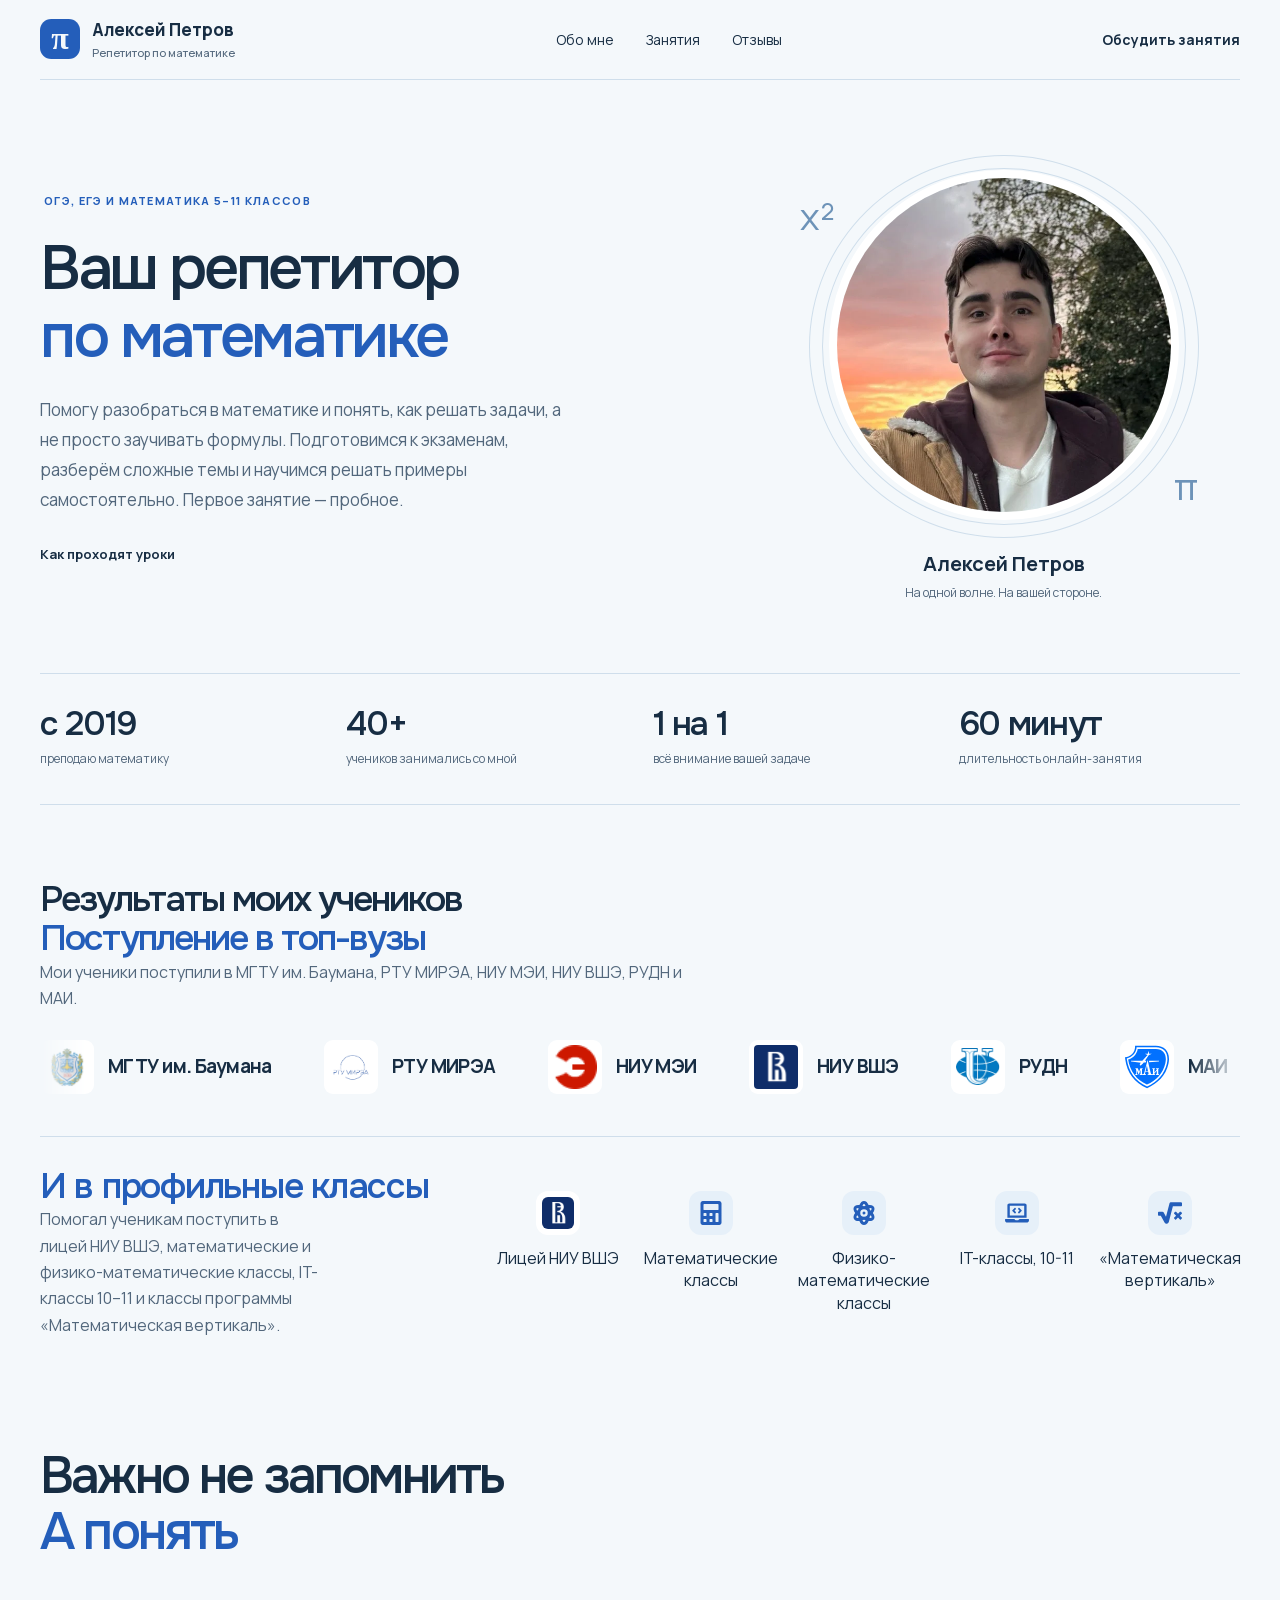
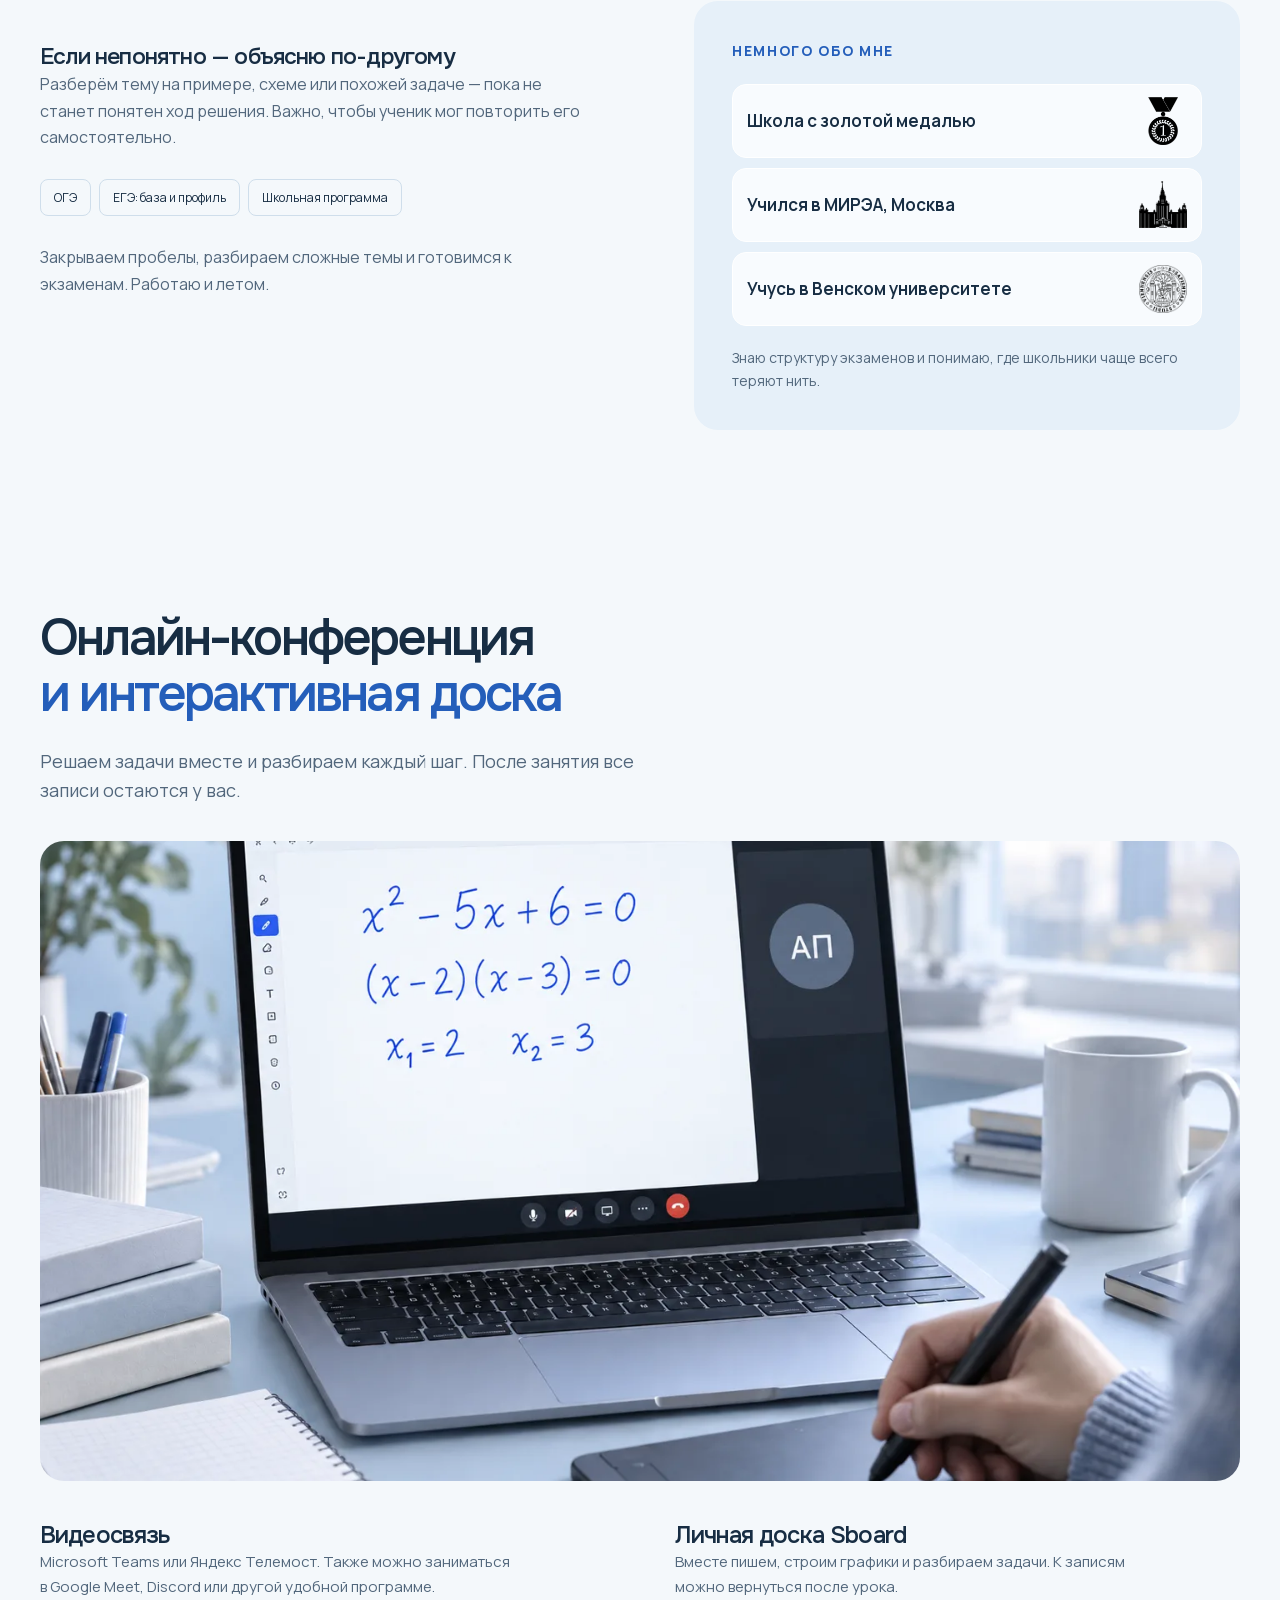
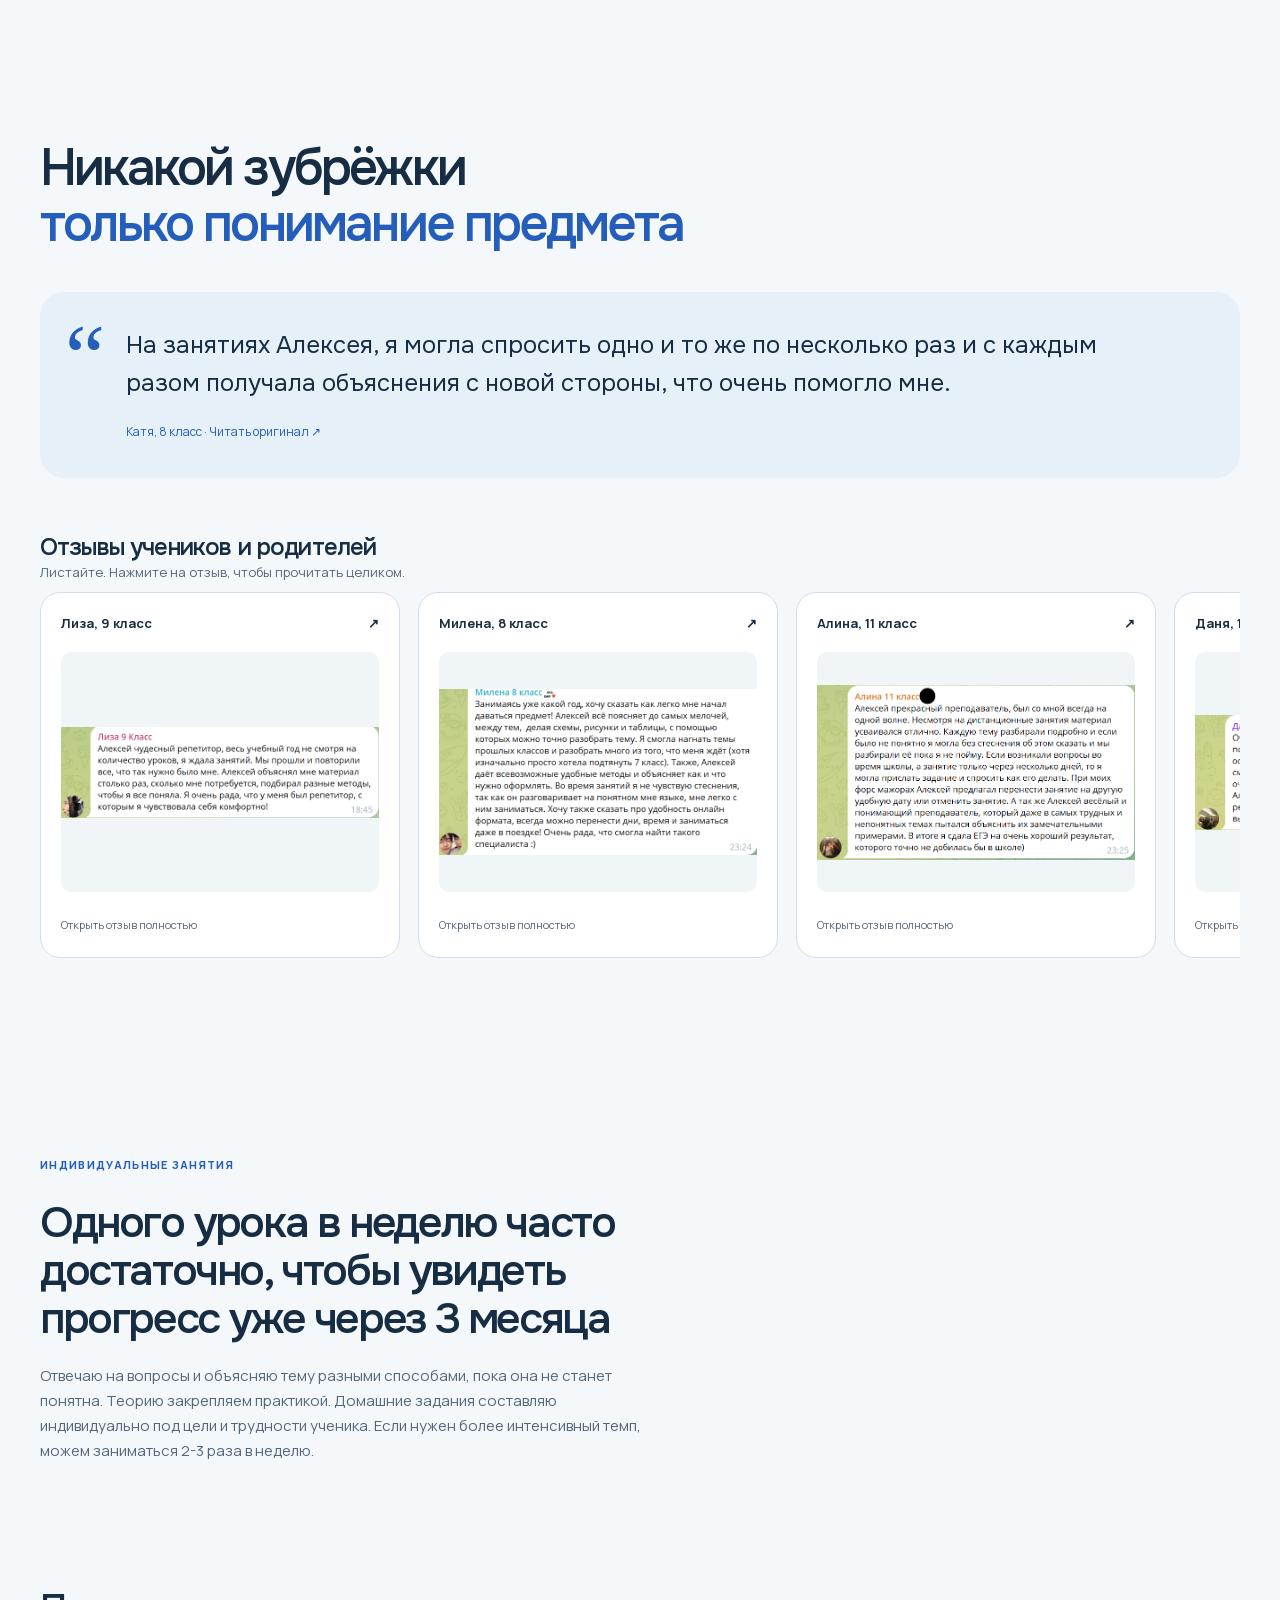
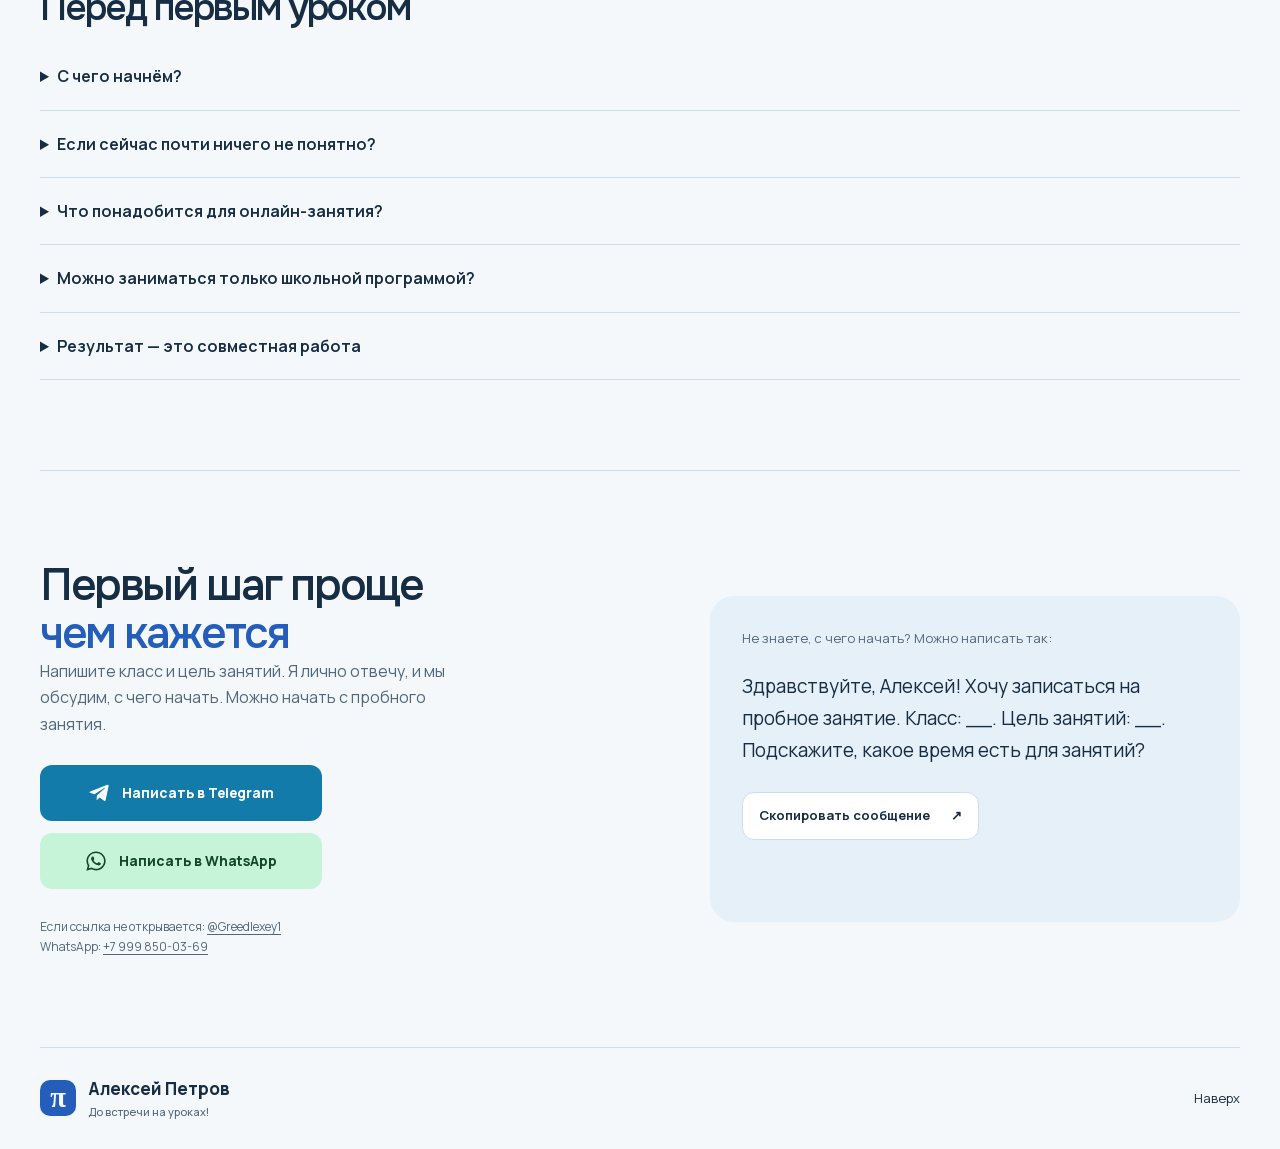
<file: index.html>
<!DOCTYPE html><html lang="ru"><head><meta charSet="utf-8"/><meta name="viewport" content="width=device-width, initial-scale=1"/><link rel="preload" href="/favicon.svg" as="image"/><link rel="preload" href="/universities/bmstu.png" as="image"/><link rel="preload" href="/universities/mirea.svg" as="image"/><link rel="preload" href="/universities/mpei.ico" as="image"/><link rel="preload" href="/universities/hse.png" as="image"/><link rel="preload" href="/universities/rudn-mark.webp" as="image"/><link rel="preload" href="/universities/mai.svg" as="image"/><link rel="preload" href="/education/gold-medal.png" as="image"/><link rel="preload" href="/education/mirea-mark.png" as="image"/><link rel="preload" href="/education/vienna-university.png" as="image"/><link rel="stylesheet" href="/_next/static/css/index.2mwzbn7Q.css" data-rsc-css-href="/_next/static/css/index.2mwzbn7Q.css" data-precedence="vite-rsc/importer-resources"/><link rel="modulepreload" fetchPriority="low" href="/_next/static/chunks/index-B3wbc-Wr.js"/><script src="/_next/static/chunks/rolldown-runtime-C60lm6uB.js" type="module" async=""></script><script src="/_next/static/chunks/framework-BgSIrAUN.js" type="module" async=""></script><link rel="modulepreload" href="/_next/static/chunks/layout-segment-context-BnAnJ9v6.js" crossorigin=""/><link rel="modulepreload" href="/_next/static/chunks/yandex-metrika-DLcjKTpP.js" crossorigin=""/><link rel="modulepreload" href="/_next/static/chunks/script-CubEk0vE.js" crossorigin=""/><link rel="modulepreload" href="/_next/static/chunks/google-ads-tag-DqASzb7X.js" crossorigin=""/><link rel="modulepreload" href="/_next/static/chunks/contact-actions-dvywOsxq.js" crossorigin=""/><title>Алексей Петров — репетитор по математике</title><meta name="description" content="Подготовка к ОГЭ и ЕГЭ, повышение успеваемости для учеников 5–11 классов. Индивидуальные онлайн-занятия по математике."/><link rel="shortcut icon" href="/favicon.svg?v=3"/><link rel="icon" href="/favicon.svg?v=3"/><script>Object.assign(((self[Symbol.for("vinext.navigationRuntime")]??={bootstrap:{routeManifest:null},functions:{}}).bootstrap.rsc??={rsc:[]}),{params:{},nav:{"pathname":"/","searchParams":[]}})</script><link rel="modulepreload" href="/_next/static/chunks/index-B3wbc-Wr.js" />
<link rel="preload" href="/_next/static/_vinext_fonts/manrope-76eca2803f7f/manrope-c9a5f13c.woff2" as="font" type="font/woff2" crossorigin />
<link rel="preload" href="/_next/static/_vinext_fonts/manrope-76eca2803f7f/manrope-81401990.woff2" as="font" type="font/woff2" crossorigin />
<link rel="preload" href="/_next/static/_vinext_fonts/onest-5a9ab5526773/onest-8faa2f9b.woff2" as="font" type="font/woff2" crossorigin />
<link rel="preload" href="/_next/static/_vinext_fonts/onest-5a9ab5526773/onest-5ac48217.woff2" as="font" type="font/woff2" crossorigin />
<style data-vinext-fonts>/* cyrillic-ext */
@font-face {
  font-family: 'Manrope';
  font-style: normal;
  font-weight: 200 800;
  font-display: swap;
  src: url(/_next/static/_vinext_fonts/manrope-76eca2803f7f/manrope-37facb2a.woff2) format('woff2');
  unicode-range: U+0460-052F, U+1C80-1C8A, U+20B4, U+2DE0-2DFF, U+A640-A69F, U+FE2E-FE2F;
}
/* cyrillic */
@font-face {
  font-family: 'Manrope';
  font-style: normal;
  font-weight: 200 800;
  font-display: swap;
  src: url(/_next/static/_vinext_fonts/manrope-76eca2803f7f/manrope-c9a5f13c.woff2) format('woff2');
  unicode-range: U+0301, U+0400-045F, U+0490-0491, U+04B0-04B1, U+2116;
}
/* greek */
@font-face {
  font-family: 'Manrope';
  font-style: normal;
  font-weight: 200 800;
  font-display: swap;
  src: url(/_next/static/_vinext_fonts/manrope-76eca2803f7f/manrope-f00fa027.woff2) format('woff2');
  unicode-range: U+0370-0377, U+037A-037F, U+0384-038A, U+038C, U+038E-03A1, U+03A3-03FF;
}
/* vietnamese */
@font-face {
  font-family: 'Manrope';
  font-style: normal;
  font-weight: 200 800;
  font-display: swap;
  src: url(/_next/static/_vinext_fonts/manrope-76eca2803f7f/manrope-bd6e7fdc.woff2) format('woff2');
  unicode-range: U+0102-0103, U+0110-0111, U+0128-0129, U+0168-0169, U+01A0-01A1, U+01AF-01B0, U+0300-0301, U+0303-0304, U+0308-0309, U+0323, U+0329, U+1EA0-1EF9, U+20AB;
}
/* latin-ext */
@font-face {
  font-family: 'Manrope';
  font-style: normal;
  font-weight: 200 800;
  font-display: swap;
  src: url(/_next/static/_vinext_fonts/manrope-76eca2803f7f/manrope-76dcfc73.woff2) format('woff2');
  unicode-range: U+0100-02BA, U+02BD-02C5, U+02C7-02CC, U+02CE-02D7, U+02DD-02FF, U+0304, U+0308, U+0329, U+1D00-1DBF, U+1E00-1E9F, U+1EF2-1EFF, U+2020, U+20A0-20AB, U+20AD-20C0, U+2113, U+2C60-2C7F, U+A720-A7FF;
}
/* latin */
@font-face {
  font-family: 'Manrope';
  font-style: normal;
  font-weight: 200 800;
  font-display: swap;
  src: url(/_next/static/_vinext_fonts/manrope-76eca2803f7f/manrope-81401990.woff2) format('woff2');
  unicode-range: U+0000-00FF, U+0131, U+0152-0153, U+02BB-02BC, U+02C6, U+02DA, U+02DC, U+0304, U+0308, U+0329, U+2000-206F, U+20AC, U+2122, U+2191, U+2193, U+2212, U+2215, U+FEFF, U+FFFD;
}

@font-face {
  font-family: 'Manrope Fallback';
  src: local("Arial");
  ascent-override: 103.31%;
  descent-override: 29.07%;
  line-gap-override: 0.00%;
  size-adjust: 103.19%;
}

.__font_manrope_18bkbal { font-family: 'Manrope', 'Manrope Fallback'; font-style: normal; }

.__variable_manrope_18bkbal { --font-manrope: 'Manrope', 'Manrope Fallback'; }

/* cyrillic-ext */
@font-face {
  font-family: 'Onest';
  font-style: normal;
  font-weight: 100 900;
  font-display: swap;
  src: url(/_next/static/_vinext_fonts/onest-5a9ab5526773/onest-e99908e1.woff2) format('woff2');
  unicode-range: U+0460-052F, U+1C80-1C8A, U+20B4, U+2DE0-2DFF, U+A640-A69F, U+FE2E-FE2F;
}
/* cyrillic */
@font-face {
  font-family: 'Onest';
  font-style: normal;
  font-weight: 100 900;
  font-display: swap;
  src: url(/_next/static/_vinext_fonts/onest-5a9ab5526773/onest-8faa2f9b.woff2) format('woff2');
  unicode-range: U+0301, U+0400-045F, U+0490-0491, U+04B0-04B1, U+2116;
}
/* math */
@font-face {
  font-family: 'Onest';
  font-style: normal;
  font-weight: 100 900;
  font-display: swap;
  src: url(/_next/static/_vinext_fonts/onest-5a9ab5526773/onest-ea80da60.woff2) format('woff2');
  unicode-range: U+0302-0303, U+0305, U+0307-0308, U+0310, U+0312, U+0315, U+031A, U+0326-0327, U+032C, U+032F-0330, U+0332-0333, U+0338, U+033A, U+0346, U+034D, U+0391-03A1, U+03A3-03A9, U+03B1-03C9, U+03D1, U+03D5-03D6, U+03F0-03F1, U+03F4-03F5, U+2016-2017, U+2034-2038, U+203C, U+2040, U+2043, U+2047, U+2050, U+2057, U+205F, U+2070-2071, U+2074-208E, U+2090-209C, U+20D0-20DC, U+20E1, U+20E5-20EF, U+2100-2112, U+2114-2115, U+2117-2121, U+2123-214F, U+2190, U+2192, U+2194-21AE, U+21B0-21E5, U+21F1-21F2, U+21F4-2211, U+2213-2214, U+2216-22FF, U+2308-230B, U+2310, U+2319, U+231C-2321, U+2336-237A, U+237C, U+2395, U+239B-23B7, U+23D0, U+23DC-23E1, U+2474-2475, U+25AF, U+25B3, U+25B7, U+25BD, U+25C1, U+25CA, U+25CC, U+25FB, U+266D-266F, U+27C0-27FF, U+2900-2AFF, U+2B0E-2B11, U+2B30-2B4C, U+2BFE, U+3030, U+FF5B, U+FF5D, U+1D400-1D7FF, U+1EE00-1EEFF;
}
/* symbols */
@font-face {
  font-family: 'Onest';
  font-style: normal;
  font-weight: 100 900;
  font-display: swap;
  src: url(/_next/static/_vinext_fonts/onest-5a9ab5526773/onest-914ed5ba.woff2) format('woff2');
  unicode-range: U+0001-000C, U+000E-001F, U+007F-009F, U+20DD-20E0, U+20E2-20E4, U+2150-218F, U+2190, U+2192, U+2194-2199, U+21AF, U+21E6-21F0, U+21F3, U+2218-2219, U+2299, U+22C4-22C6, U+2300-243F, U+2440-244A, U+2460-24FF, U+25A0-27BF, U+2800-28FF, U+2921-2922, U+2981, U+29BF, U+29EB, U+2B00-2BFF, U+4DC0-4DFF, U+FFF9-FFFB, U+10140-1018E, U+10190-1019C, U+101A0, U+101D0-101FD, U+102E0-102FB, U+10E60-10E7E, U+1D2C0-1D2D3, U+1D2E0-1D37F, U+1F000-1F0FF, U+1F100-1F1AD, U+1F1E6-1F1FF, U+1F30D-1F30F, U+1F315, U+1F31C, U+1F31E, U+1F320-1F32C, U+1F336, U+1F378, U+1F37D, U+1F382, U+1F393-1F39F, U+1F3A7-1F3A8, U+1F3AC-1F3AF, U+1F3C2, U+1F3C4-1F3C6, U+1F3CA-1F3CE, U+1F3D4-1F3E0, U+1F3ED, U+1F3F1-1F3F3, U+1F3F5-1F3F7, U+1F408, U+1F415, U+1F41F, U+1F426, U+1F43F, U+1F441-1F442, U+1F444, U+1F446-1F449, U+1F44C-1F44E, U+1F453, U+1F46A, U+1F47D, U+1F4A3, U+1F4B0, U+1F4B3, U+1F4B9, U+1F4BB, U+1F4BF, U+1F4C8-1F4CB, U+1F4D6, U+1F4DA, U+1F4DF, U+1F4E3-1F4E6, U+1F4EA-1F4ED, U+1F4F7, U+1F4F9-1F4FB, U+1F4FD-1F4FE, U+1F503, U+1F507-1F50B, U+1F50D, U+1F512-1F513, U+1F53E-1F54A, U+1F54F-1F5FA, U+1F610, U+1F650-1F67F, U+1F687, U+1F68D, U+1F691, U+1F694, U+1F698, U+1F6AD, U+1F6B2, U+1F6B9-1F6BA, U+1F6BC, U+1F6C6-1F6CF, U+1F6D3-1F6D7, U+1F6E0-1F6EA, U+1F6F0-1F6F3, U+1F6F7-1F6FC, U+1F700-1F7FF, U+1F800-1F80B, U+1F810-1F847, U+1F850-1F859, U+1F860-1F887, U+1F890-1F8AD, U+1F8B0-1F8BB, U+1F8C0-1F8C1, U+1F900-1F90B, U+1F93B, U+1F946, U+1F984, U+1F996, U+1F9E9, U+1FA00-1FA6F, U+1FA70-1FA7C, U+1FA80-1FA89, U+1FA8F-1FAC6, U+1FACE-1FADC, U+1FADF-1FAE9, U+1FAF0-1FAF8, U+1FB00-1FBFF;
}
/* vietnamese */
@font-face {
  font-family: 'Onest';
  font-style: normal;
  font-weight: 100 900;
  font-display: swap;
  src: url(/_next/static/_vinext_fonts/onest-5a9ab5526773/onest-20906169.woff2) format('woff2');
  unicode-range: U+0102-0103, U+0110-0111, U+0128-0129, U+0168-0169, U+01A0-01A1, U+01AF-01B0, U+0300-0301, U+0303-0304, U+0308-0309, U+0323, U+0329, U+1EA0-1EF9, U+20AB;
}
/* latin-ext */
@font-face {
  font-family: 'Onest';
  font-style: normal;
  font-weight: 100 900;
  font-display: swap;
  src: url(/_next/static/_vinext_fonts/onest-5a9ab5526773/onest-399d446b.woff2) format('woff2');
  unicode-range: U+0100-02BA, U+02BD-02C5, U+02C7-02CC, U+02CE-02D7, U+02DD-02FF, U+0304, U+0308, U+0329, U+1D00-1DBF, U+1E00-1E9F, U+1EF2-1EFF, U+2020, U+20A0-20AB, U+20AD-20C0, U+2113, U+2C60-2C7F, U+A720-A7FF;
}
/* latin */
@font-face {
  font-family: 'Onest';
  font-style: normal;
  font-weight: 100 900;
  font-display: swap;
  src: url(/_next/static/_vinext_fonts/onest-5a9ab5526773/onest-5ac48217.woff2) format('woff2');
  unicode-range: U+0000-00FF, U+0131, U+0152-0153, U+02BB-02BC, U+02C6, U+02DA, U+02DC, U+0304, U+0308, U+0329, U+2000-206F, U+20AC, U+2122, U+2191, U+2193, U+2212, U+2215, U+FEFF, U+FFFD;
}

@font-face {
  font-family: 'Onest Fallback';
  src: local("Arial");
  ascent-override: 92.20%;
  descent-override: 28.99%;
  line-gap-override: 0.00%;
  size-adjust: 105.20%;
}

.__font_onest_1gwb0wa { font-family: 'Onest', 'Onest Fallback'; font-style: normal; }

.__variable_onest_1gwb0wa { --font-onest: 'Onest', 'Onest Fallback'; }
</style>
</head><body class="__variable_manrope_18bkbal __variable_onest_1gwb0wa"><a class="skip-link" href="#main">Перейти к содержанию</a><header class="site-header container"><a class="brand" href="#top"><img src="/favicon.svg" width="40" height="40" alt=""/><span>Алексей Петров<small>Репетитор по математике</small></span></a><nav aria-label="Основная навигация"><a href="#about">Обо мне</a><a href="#lessons">Занятия</a><a href="#reviews">Отзывы</a></nav><a class="header-link" href="#contact">Обсудить занятия</a></header><main id="main"><section class="hero container" id="top"><div class="hero-copy"><p class="eyebrow">ОГЭ, ЕГЭ и математика 5–11 классов</p><h1>Ваш репетитор<br/><span>по математике</span></h1><p class="lead">Помогу разобраться в математике и понять, как решать задачи, а не просто заучивать формулы. Подготовимся к экзаменам, разберём сложные темы и научимся решать примеры самостоятельно. Первое занятие — пробное.</p><div class="hero-actions"><a class="text-link" href="#format">Как проходят уроки</a></div></div><figure class="hero-portrait"><div class="portrait-halo" aria-hidden="true"><span>х²</span><span>π</span></div><img src="/alexey.webp" width="640" height="640" fetchPriority="high" alt="Алексей Петров, ваш преподаватель математики"/><figcaption><strong>Алексей Петров</strong><span>На одной волне. На вашей стороне.</span></figcaption></figure></section><section class="facts container" aria-label="О занятиях"><div><strong>с 2019</strong><span>преподаю математику</span></div><div><strong>40+</strong><span>учеников занимались со мной</span></div><div><strong>1 на 1</strong><span>всё внимание вашей задаче</span></div><div><strong>60 минут</strong><span>длительность онлайн-занятия</span></div></section><section class="university-section container"><div class="university-heading"><h2>Результаты моих учеников<br/><span>Поступление в топ-вузы</span></h2><p>Мои ученики поступили в МГТУ им. Баумана, РТУ МИРЭА, НИУ МЭИ, НИУ ВШЭ, РУДН и МАИ.</p></div><div class="university-window"><div class="university-track"><div class="university-group"><div class="university"><img src="/universities/bmstu.png" width="54" height="54" alt=""/><strong>МГТУ им. Баумана</strong></div><div class="university"><img src="/universities/mirea.svg" width="54" height="54" alt=""/><strong>РТУ МИРЭА</strong></div><div class="university"><img src="/universities/mpei.ico" width="54" height="54" alt=""/><strong>НИУ МЭИ</strong></div><div class="university"><img src="/universities/hse.png" width="54" height="54" alt=""/><strong>НИУ ВШЭ</strong></div><div class="university"><img src="/universities/rudn-mark.webp" width="54" height="54" alt=""/><strong>РУДН</strong></div><div class="university"><img src="/universities/mai.svg" width="54" height="54" alt=""/><strong>МАИ</strong></div></div><div class="university-group" aria-hidden="true"><div class="university"><img src="/universities/bmstu.png" width="54" height="54" alt=""/><strong>МГТУ им. Баумана</strong></div><div class="university"><img src="/universities/mirea.svg" width="54" height="54" alt=""/><strong>РТУ МИРЭА</strong></div><div class="university"><img src="/universities/mpei.ico" width="54" height="54" alt=""/><strong>НИУ МЭИ</strong></div><div class="university"><img src="/universities/hse.png" width="54" height="54" alt=""/><strong>НИУ ВШЭ</strong></div><div class="university"><img src="/universities/rudn-mark.webp" width="54" height="54" alt=""/><strong>РУДН</strong></div><div class="university"><img src="/universities/mai.svg" width="54" height="54" alt=""/><strong>МАИ</strong></div></div></div></div><div class="class-results"><div><h3>И в профильные классы</h3><p>Помогал ученикам поступить в лицей НИУ ВШЭ, математические и физико-математические классы, IT-классы 10–11 и классы программы «Математическая вертикаль».</p></div><div class="class-result-grid"><div class="class-result"><img src="/universities/hse.png" width="44" height="44" alt=""/><span>Лицей НИУ ВШЭ</span></div><div class="class-result"><svg stroke="currentColor" fill="currentColor" stroke-width="0" viewBox="0 0 448 512" aria-hidden="true" height="1em" width="1em" xmlns="http://www.w3.org/2000/svg"><path d="M400 0H48C22.4 0 0 22.4 0 48v416c0 25.6 22.4 48 48 48h352c25.6 0 48-22.4 48-48V48c0-25.6-22.4-48-48-48zM128 435.2c0 6.4-6.4 12.8-12.8 12.8H76.8c-6.4 0-12.8-6.4-12.8-12.8v-38.4c0-6.4 6.4-12.8 12.8-12.8h38.4c6.4 0 12.8 6.4 12.8 12.8v38.4zm0-128c0 6.4-6.4 12.8-12.8 12.8H76.8c-6.4 0-12.8-6.4-12.8-12.8v-38.4c0-6.4 6.4-12.8 12.8-12.8h38.4c6.4 0 12.8 6.4 12.8 12.8v38.4zm128 128c0 6.4-6.4 12.8-12.8 12.8h-38.4c-6.4 0-12.8-6.4-12.8-12.8v-38.4c0-6.4 6.4-12.8 12.8-12.8h38.4c6.4 0 12.8 6.4 12.8 12.8v38.4zm0-128c0 6.4-6.4 12.8-12.8 12.8h-38.4c-6.4 0-12.8-6.4-12.8-12.8v-38.4c0-6.4 6.4-12.8 12.8-12.8h38.4c6.4 0 12.8 6.4 12.8 12.8v38.4zm128 128c0 6.4-6.4 12.8-12.8 12.8h-38.4c-6.4 0-12.8-6.4-12.8-12.8V268.8c0-6.4 6.4-12.8 12.8-12.8h38.4c6.4 0 12.8 6.4 12.8 12.8v166.4zm0-256c0 6.4-6.4 12.8-12.8 12.8H76.8c-6.4 0-12.8-6.4-12.8-12.8V76.8C64 70.4 70.4 64 76.8 64h294.4c6.4 0 12.8 6.4 12.8 12.8v102.4z"></path></svg><span>Математические классы</span></div><div class="class-result"><svg stroke="currentColor" fill="currentColor" stroke-width="0" viewBox="0 0 448 512" aria-hidden="true" height="1em" width="1em" xmlns="http://www.w3.org/2000/svg"><path d="M223.99908,224a32,32,0,1,0,32.00782,32A32.06431,32.06431,0,0,0,223.99908,224Zm214.172-96c-10.877-19.5-40.50979-50.75-116.27544-41.875C300.39168,34.875,267.63386,0,223.99908,0s-76.39066,34.875-97.89653,86.125C50.3369,77.375,20.706,108.5,9.82907,128-6.54984,157.375-5.17484,201.125,34.958,256-5.17484,310.875-6.54984,354.625,9.82907,384c29.13087,52.375,101.64652,43.625,116.27348,41.875C147.60842,477.125,180.36429,512,223.99908,512s76.3926-34.875,97.89652-86.125c14.62891,1.75,87.14456,10.5,116.27544-41.875C454.55,354.625,453.175,310.875,413.04017,256,453.175,201.125,454.55,157.375,438.171,128ZM63.33886,352c-4-7.25-.125-24.75,15.00391-48.25,6.87695,6.5,14.12891,12.875,21.88087,19.125,1.625,13.75,4,27.125,6.75,40.125C82.34472,363.875,67.09081,358.625,63.33886,352Zm36.88478-162.875c-7.752,6.25-15.00392,12.625-21.88087,19.125-15.12891-23.5-19.00392-41-15.00391-48.25,3.377-6.125,16.37891-11.5,37.88478-11.5,1.75,0,3.875.375,5.75.375C104.09864,162.25,101.84864,175.625,100.22364,189.125ZM223.99908,64c9.50195,0,22.25586,13.5,33.88282,37.25-11.252,3.75-22.50391,8-33.88282,12.875-11.377-4.875-22.62892-9.125-33.88283-12.875C201.74516,77.5,214.49712,64,223.99908,64Zm0,384c-9.502,0-22.25392-13.5-33.88283-37.25,11.25391-3.75,22.50587-8,33.88283-12.875C235.378,402.75,246.62994,407,257.8819,410.75,246.25494,434.5,233.501,448,223.99908,448Zm0-112a80,80,0,1,1,80-80A80.00023,80.00023,0,0,1,223.99908,336ZM384.6593,352c-3.625,6.625-19.00392,11.875-43.63479,11,2.752-13,5.127-26.375,6.752-40.125,7.75195-6.25,15.00391-12.625,21.87891-19.125C384.7843,327.25,388.6593,344.75,384.6593,352ZM369.65538,208.25c-6.875-6.5-14.127-12.875-21.87891-19.125-1.625-13.5-3.875-26.875-6.752-40.25,1.875,0,4.002-.375,5.752-.375,21.50391,0,34.50782,5.375,37.88283,11.5C388.6593,167.25,384.7843,184.75,369.65538,208.25Z"></path></svg><span>Физико-математические классы</span></div><div class="class-result"><svg stroke="currentColor" fill="currentColor" stroke-width="0" viewBox="0 0 640 512" aria-hidden="true" height="1em" width="1em" xmlns="http://www.w3.org/2000/svg"><path d="M255.03 261.65c6.25 6.25 16.38 6.25 22.63 0l11.31-11.31c6.25-6.25 6.25-16.38 0-22.63L253.25 192l35.71-35.72c6.25-6.25 6.25-16.38 0-22.63l-11.31-11.31c-6.25-6.25-16.38-6.25-22.63 0l-58.34 58.34c-6.25 6.25-6.25 16.38 0 22.63l58.35 58.34zm96.01-11.3l11.31 11.31c6.25 6.25 16.38 6.25 22.63 0l58.34-58.34c6.25-6.25 6.25-16.38 0-22.63l-58.34-58.34c-6.25-6.25-16.38-6.25-22.63 0l-11.31 11.31c-6.25 6.25-6.25 16.38 0 22.63L386.75 192l-35.71 35.72c-6.25 6.25-6.25 16.38 0 22.63zM624 416H381.54c-.74 19.81-14.71 32-32.74 32H288c-18.69 0-33.02-17.47-32.77-32H16c-8.8 0-16 7.2-16 16v16c0 35.2 28.8 64 64 64h512c35.2 0 64-28.8 64-64v-16c0-8.8-7.2-16-16-16zM576 48c0-26.4-21.6-48-48-48H112C85.6 0 64 21.6 64 48v336h512V48zm-64 272H128V64h384v256z"></path></svg><span>IT-классы, 10-11</span></div><div class="class-result"><svg stroke="currentColor" fill="currentColor" stroke-width="0" viewBox="0 0 576 512" aria-hidden="true" height="1em" width="1em" xmlns="http://www.w3.org/2000/svg"><path d="M571.31 251.31l-22.62-22.62c-6.25-6.25-16.38-6.25-22.63 0L480 274.75l-46.06-46.06c-6.25-6.25-16.38-6.25-22.63 0l-22.62 22.62c-6.25 6.25-6.25 16.38 0 22.63L434.75 320l-46.06 46.06c-6.25 6.25-6.25 16.38 0 22.63l22.62 22.62c6.25 6.25 16.38 6.25 22.63 0L480 365.25l46.06 46.06c6.25 6.25 16.38 6.25 22.63 0l22.62-22.62c6.25-6.25 6.25-16.38 0-22.63L525.25 320l46.06-46.06c6.25-6.25 6.25-16.38 0-22.63zM552 0H307.65c-14.54 0-27.26 9.8-30.95 23.87l-84.79 322.8-58.41-106.1A32.008 32.008 0 0 0 105.47 224H24c-13.25 0-24 10.74-24 24v48c0 13.25 10.75 24 24 24h43.62l88.88 163.73C168.99 503.5 186.3 512 204.94 512c17.27 0 44.44-9 54.28-41.48L357.03 96H552c13.25 0 24-10.75 24-24V24c0-13.26-10.75-24-24-24z"></path></svg><span>«Математическая вертикаль»</span></div></div></div></section><section class="section container" id="about"><h2>Важно не запомнить<br/><span>А понять</span></h2><div class="about-grid"><article class="approach"><h3>Если непонятно — объясню по-другому</h3><p>Разберём тему на примере, схеме или похожей задаче — пока не станет понятен ход решения. Важно, чтобы ученик мог повторить его самостоятельно.</p><div class="subject-tags"><span>ОГЭ</span><span>ЕГЭ: база и профиль</span><span>Школьная программа</span></div><p>Закрываем пробелы, разбираем сложные темы и готовимся к экзаменам. Работаю и летом.</p></article><article class="education"><p class="eyebrow">Немного обо мне</p><div class="education-places"><div class="education-item"><p>Школа с золотой медалью</p><img src="/education/gold-medal.png" width="48" height="48" alt="Золотая школьная медаль"/></div><div class="education-item"><p>Учился в МИРЭА, Москва</p><img src="/education/mirea-mark.png" width="48" height="48" alt="Эмблема МИРЭА"/></div><div class="education-item"><p>Учусь в Венском университете</p><img src="/education/vienna-university.png" width="48" height="48" alt="Печать Венского университета"/></div></div><p>Знаю структуру экзаменов и понимаю, где школьники чаще всего теряют нить.</p></article></div></section><section class="section container format-section" id="format"><h2>Онлайн-конференция<br/><span>и интерактивная доска</span></h2><p class="section-lead">Решаем задачи вместе и разбираем каждый шаг. После занятия все записи остаются у вас.</p><figure class="lesson-visual"><img src="/lesson-illustration.webp" width="1536" height="1024" loading="lazy" alt="Иллюстрация онлайн-урока: видеосвязь, математические записи на общей доске и графический планшет"/></figure><div class="format-details"><div><h3>Видеосвязь</h3><p>Microsoft Teams или Яндекс Телемост. Также можно заниматься в Google Meet, Discord или другой удобной программе.</p></div><div><h3>Личная доска Sboard</h3><p>Вместе пишем, строим графики и разбираем задачи. К записям можно вернуться после урока.</p></div></div></section><section class="section container reviews-section" id="reviews"><h2>Никакой зубрёжки<br/><span>только понимание предмета</span></h2><div class="featured-review"><span class="quote-mark" aria-hidden="true">“</span><blockquote>На занятиях Алексея, я могла спросить одно и то же по несколько раз и с каждым разом получала объяснения с новой стороны, что очень помогло мне.</blockquote><a href="/reviews/katya.png" target="_blank" rel="noreferrer">Катя, 8 класс · Читать оригинал ↗</a></div><div class="reviews-heading"><h3>Отзывы учеников и родителей</h3><p>Листайте. Нажмите на отзыв, чтобы прочитать целиком.</p></div><div class="reviews-rail" tabindex="0" aria-label="Галерея отзывов, прокручивается горизонтально"><a class="review-card" href="/reviews/liza.png" target="_blank" rel="noreferrer"><span>Лиза, 9 класс<span aria-hidden="true">↗</span></span><img src="/reviews/liza.png" loading="lazy" alt="Оригинал отзыва: Лиза, 9 класс"/><small>Открыть отзыв полностью</small></a><a class="review-card" href="/reviews/milena.png" target="_blank" rel="noreferrer"><span>Милена, 8 класс<span aria-hidden="true">↗</span></span><img src="/reviews/milena.png" loading="lazy" alt="Оригинал отзыва: Милена, 8 класс"/><small>Открыть отзыв полностью</small></a><a class="review-card" href="/reviews/alina.png" target="_blank" rel="noreferrer"><span>Алина, 11 класс<span aria-hidden="true">↗</span></span><img src="/reviews/alina.png" loading="lazy" alt="Оригинал отзыва: Алина, 11 класс"/><small>Открыть отзыв полностью</small></a><a class="review-card" href="/reviews/danya.png" target="_blank" rel="noreferrer"><span>Даня, 11 класс<span aria-hidden="true">↗</span></span><img src="/reviews/danya.png" loading="lazy" alt="Оригинал отзыва: Даня, 11 класс"/><small>Открыть отзыв полностью</small></a><a class="review-card" href="/reviews/arina.png" target="_blank" rel="noreferrer"><span>Арина, 11 класс<span aria-hidden="true">↗</span></span><img src="/reviews/arina.png" loading="lazy" alt="Оригинал отзыва: Арина, 11 класс"/><small>Открыть отзыв полностью</small></a><a class="review-card" href="/reviews/anya.png" target="_blank" rel="noreferrer"><span>Аня, 9 класс<span aria-hidden="true">↗</span></span><img src="/reviews/anya.png" loading="lazy" alt="Оригинал отзыва: Аня, 9 класс"/><small>Открыть отзыв полностью</small></a><a class="review-card" href="/reviews/katya.png" target="_blank" rel="noreferrer"><span>Катя, 8 класс<span aria-hidden="true">↗</span></span><img src="/reviews/katya.png" loading="lazy" alt="Оригинал отзыва: Катя, 8 класс"/><small>Открыть отзыв полностью</small></a><a class="review-card" href="/reviews/kirill.png" target="_blank" rel="noreferrer"><span>Кирилл, 9 класс<span aria-hidden="true">↗</span></span><img src="/reviews/kirill.png" loading="lazy" alt="Оригинал отзыва: Кирилл, 9 класс"/><small>Открыть отзыв полностью</small></a><a class="review-card" href="/reviews/lera.png" target="_blank" rel="noreferrer"><span>Лера, подготовка к ОГЭ<span aria-hidden="true">↗</span></span><img src="/reviews/lera.png" loading="lazy" alt="Оригинал отзыва: Лера, подготовка к ОГЭ"/><small>Открыть отзыв полностью</small></a><a class="review-card" href="/reviews/fedya.jpg" target="_blank" rel="noreferrer"><span>Екатерина, мама Феди<span aria-hidden="true">↗</span></span><img src="/reviews/fedya.jpg" loading="lazy" alt="Оригинал отзыва: Екатерина, мама Феди"/><small>Открыть отзыв полностью</small></a><a class="review-card" href="/reviews/kristina.png" target="_blank" rel="noreferrer"><span>Кристина, мама ученика<span aria-hidden="true">↗</span></span><img src="/reviews/kristina.png" loading="lazy" alt="Оригинал отзыва: Кристина, мама ученика"/><small>Открыть отзыв полностью</small></a></div></section><section class="section container pricing-section" id="lessons"><div class="pricing-copy"><p class="eyebrow">Индивидуальные занятия</p><h2>Одного урока в неделю часто достаточно, чтобы увидеть прогресс уже через 3 месяца</h2><p>Отвечаю на вопросы и объясняю тему разными способами, пока она не станет понятна. Теорию закрепляем практикой. Домашние задания составляю индивидуально под цели и трудности ученика. Если нужен более интенсивный темп, можем заниматься 2-3 раза в неделю.</p></div></section><section class="section container faq"><h2>Перед первым уроком</h2><div><details><summary>С чего начнём?</summary><p>Напишите, в каком классе учится ученик и какая цель: экзамен, оценки или конкретные темы. Обсудим задачи и подберём удобное время для занятия.</p></details><details><summary>Если сейчас почти ничего не понятно?</summary><p>Начнём с того места, где появились трудности. Подберём понятные примеры и будем двигаться постепенно. На уроках можно переспрашивать и ошибаться.</p></details><details><summary>Что понадобится для онлайн-занятия?</summary><p>Компьютер или ноутбук, интернет и микрофон. Ссылку на конференцию и личную доску я пришлю перед уроком.</p></details><details><summary>Можно заниматься только школьной программой?</summary><p>Да. Работаю с учениками 5–11 классов: помогаю разобраться в алгебре и геометрии, закрыть пробелы и повысить успеваемость.</p></details><details><summary>Результат — это совместная работа</summary><p>Я помогу разобраться в теме, объясню сложное и покажу, как решать задачи. Но прогресс зависит и от самого ученика: важно включаться в работу на занятиях и регулярно выполнять домашние задания.</p></details></div></section><section class="section container contact-section" id="contact"><div class="contact-intro"><h2>Первый шаг проще<br/><span>чем кажется</span></h2><p>Напишите класс и цель занятий. Я лично отвечу, и мы обсудим, с чего начать. Можно начать с пробного занятия.</p><div class="contact-links"><a class="button telegram" href="https://t.me/Greedlexey1?text=%D0%97%D0%B4%D1%80%D0%B0%D0%B2%D1%81%D1%82%D0%B2%D1%83%D0%B9%D1%82%D0%B5%2C%20%D0%90%D0%BB%D0%B5%D0%BA%D1%81%D0%B5%D0%B9!%20%D0%98%D1%89%D1%83%20%D1%80%D0%B5%D0%BF%D0%B5%D1%82%D0%B8%D1%82%D0%BE%D1%80%D0%B0%20%D0%BF%D0%BE%20%D0%BC%D0%B0%D1%82%D0%B5%D0%BC%D0%B0%D1%82%D0%B8%D0%BA%D0%B5.%20%D0%9A%D0%BB%D0%B0%D1%81%D1%81%3A%20__.%20%D0%A6%D0%B5%D0%BB%D1%8C%20%D0%B7%D0%B0%D0%BD%D1%8F%D1%82%D0%B8%D0%B9%3A%20__.%20%D0%9F%D0%BE%D0%B4%D1%81%D0%BA%D0%B0%D0%B6%D0%B8%D1%82%D0%B5%2C%20%D0%BA%D0%B0%D0%BA%D0%BE%D0%B5%20%D0%B2%D1%80%D0%B5%D0%BC%D1%8F%20%D0%B5%D1%81%D1%82%D1%8C%20%D0%B4%D0%BB%D1%8F%20%D0%B7%D0%B0%D0%BD%D1%8F%D1%82%D0%B8%D0%B9%3F" target="_blank" rel="noreferrer"><svg stroke="currentColor" fill="currentColor" stroke-width="0" viewBox="0 0 448 512" aria-hidden="true" height="1em" width="1em" xmlns="http://www.w3.org/2000/svg"><path d="M446.7 98.6l-67.6 318.8c-5.1 22.5-18.4 28.1-37.3 17.5l-103-75.9-49.7 47.8c-5.5 5.5-10.1 10.1-20.7 10.1l7.4-104.9 190.9-172.5c8.3-7.4-1.8-11.5-12.9-4.1L117.8 284 16.2 252.2c-22.1-6.9-22.5-22.1 4.6-32.7L418.2 66.4c18.4-6.9 34.5 4.1 28.5 32.2z"></path></svg>Написать в Telegram</a><a class="button whatsapp" href="https://wa.me/79998500369?text=%D0%97%D0%B4%D1%80%D0%B0%D0%B2%D1%81%D1%82%D0%B2%D1%83%D0%B9%D1%82%D0%B5%2C%20%D0%90%D0%BB%D0%B5%D0%BA%D1%81%D0%B5%D0%B9!%20%D0%A5%D0%BE%D1%87%D1%83%20%D0%B7%D0%B0%D0%BF%D0%B8%D1%81%D0%B0%D1%82%D1%8C%D1%81%D1%8F%20%D0%BD%D0%B0%20%D0%BF%D1%80%D0%BE%D0%B1%D0%BD%D0%BE%D0%B5%20%D0%B7%D0%B0%D0%BD%D1%8F%D1%82%D0%B8%D0%B5." target="_blank" rel="noreferrer"><svg stroke="currentColor" fill="currentColor" stroke-width="0" viewBox="0 0 448 512" aria-hidden="true" height="1em" width="1em" xmlns="http://www.w3.org/2000/svg"><path d="M380.9 97.1C339 55.1 283.2 32 223.9 32c-122.4 0-222 99.6-222 222 0 39.1 10.2 77.3 29.6 111L0 480l117.7-30.9c32.4 17.7 68.9 27 106.1 27h.1c122.3 0 224.1-99.6 224.1-222 0-59.3-25.2-115-67.1-157zm-157 341.6c-33.2 0-65.7-8.9-94-25.7l-6.7-4-69.8 18.3L72 359.2l-4.4-7c-18.5-29.4-28.2-63.3-28.2-98.2 0-101.7 82.8-184.5 184.6-184.5 49.3 0 95.6 19.2 130.4 54.1 34.8 34.9 56.2 81.2 56.1 130.5 0 101.8-84.9 184.6-186.6 184.6zm101.2-138.2c-5.5-2.8-32.8-16.2-37.9-18-5.1-1.9-8.8-2.8-12.5 2.8-3.7 5.6-14.3 18-17.6 21.8-3.2 3.7-6.5 4.2-12 1.4-32.6-16.3-54-29.1-75.5-66-5.7-9.8 5.7-9.1 16.3-30.3 1.8-3.7.9-6.9-.5-9.7-1.4-2.8-12.5-30.1-17.1-41.2-4.5-10.8-9.1-9.3-12.5-9.5-3.2-.2-6.9-.2-10.6-.2-3.7 0-9.7 1.4-14.8 6.9-5.1 5.6-19.4 19-19.4 46.3 0 27.3 19.9 53.7 22.6 57.4 2.8 3.7 39.1 59.7 94.8 83.8 35.2 15.2 49 16.5 66.6 13.9 10.7-1.6 32.8-13.4 37.4-26.4 4.6-13 4.6-24.1 3.2-26.4-1.3-2.5-5-3.9-10.5-6.6z"></path></svg>Написать в WhatsApp</a></div><p class="contact-fallback">Если ссылка не открывается: <a href="https://t.me/Greedlexey1?text=%D0%97%D0%B4%D1%80%D0%B0%D0%B2%D1%81%D1%82%D0%B2%D1%83%D0%B9%D1%82%D0%B5%2C%20%D0%90%D0%BB%D0%B5%D0%BA%D1%81%D0%B5%D0%B9!%20%D0%98%D1%89%D1%83%20%D1%80%D0%B5%D0%BF%D0%B5%D1%82%D0%B8%D1%82%D0%BE%D1%80%D0%B0%20%D0%BF%D0%BE%20%D0%BC%D0%B0%D1%82%D0%B5%D0%BC%D0%B0%D1%82%D0%B8%D0%BA%D0%B5.%20%D0%9A%D0%BB%D0%B0%D1%81%D1%81%3A%20__.%20%D0%A6%D0%B5%D0%BB%D1%8C%20%D0%B7%D0%B0%D0%BD%D1%8F%D1%82%D0%B8%D0%B9%3A%20__.%20%D0%9F%D0%BE%D0%B4%D1%81%D0%BA%D0%B0%D0%B6%D0%B8%D1%82%D0%B5%2C%20%D0%BA%D0%B0%D0%BA%D0%BE%D0%B5%20%D0%B2%D1%80%D0%B5%D0%BC%D1%8F%20%D0%B5%D1%81%D1%82%D1%8C%20%D0%B4%D0%BB%D1%8F%20%D0%B7%D0%B0%D0%BD%D1%8F%D1%82%D0%B8%D0%B9%3F">@Greedlexey1</a><br/>WhatsApp: <a href="https://wa.me/79998500369?text=%D0%97%D0%B4%D1%80%D0%B0%D0%B2%D1%81%D1%82%D0%B2%D1%83%D0%B9%D1%82%D0%B5%2C%20%D0%90%D0%BB%D0%B5%D0%BA%D1%81%D0%B5%D0%B9!%20%D0%A5%D0%BE%D1%87%D1%83%20%D0%B7%D0%B0%D0%BF%D0%B8%D1%81%D0%B0%D1%82%D1%8C%D1%81%D1%8F%20%D0%BD%D0%B0%20%D0%BF%D1%80%D0%BE%D0%B1%D0%BD%D0%BE%D0%B5%20%D0%B7%D0%B0%D0%BD%D1%8F%D1%82%D0%B8%D0%B5.">+7 999 850-03-69</a></p></div><div class="message-template"><p>Не знаете, с чего начать? Можно написать так:</p><blockquote>Здравствуйте, Алексей! Хочу записаться на пробное занятие. Класс: __. Цель занятий: __. Подскажите, какое время есть для занятий?</blockquote><button type="button">Скопировать сообщение <span aria-hidden="true">↗</span></button><span class="copy-status" role="status"></span></div></section></main><footer class="container"><a class="brand" href="#top"><img src="/favicon.svg" width="36" height="36" alt=""/><span>Алексей Петров<small>До встречи на уроках!</small></span></a><a href="#top">Наверх</a></footer><a class="mobile-contact" href="https://t.me/Greedlexey1?text=%D0%97%D0%B4%D1%80%D0%B0%D0%B2%D1%81%D1%82%D0%B2%D1%83%D0%B9%D1%82%D0%B5%2C%20%D0%90%D0%BB%D0%B5%D0%BA%D1%81%D0%B5%D0%B9!%20%D0%98%D1%89%D1%83%20%D1%80%D0%B5%D0%BF%D0%B5%D1%82%D0%B8%D1%82%D0%BE%D1%80%D0%B0%20%D0%BF%D0%BE%20%D0%BC%D0%B0%D1%82%D0%B5%D0%BC%D0%B0%D1%82%D0%B8%D0%BA%D0%B5.%20%D0%9A%D0%BB%D0%B0%D1%81%D1%81%3A%20__.%20%D0%A6%D0%B5%D0%BB%D1%8C%20%D0%B7%D0%B0%D0%BD%D1%8F%D1%82%D0%B8%D0%B9%3A%20__.%20%D0%9F%D0%BE%D0%B4%D1%81%D0%BA%D0%B0%D0%B6%D0%B8%D1%82%D0%B5%2C%20%D0%BA%D0%B0%D0%BA%D0%BE%D0%B5%20%D0%B2%D1%80%D0%B5%D0%BC%D1%8F%20%D0%B5%D1%81%D1%82%D1%8C%20%D0%B4%D0%BB%D1%8F%20%D0%B7%D0%B0%D0%BD%D1%8F%D1%82%D0%B8%D0%B9%3F" target="_blank" rel="noreferrer"><svg stroke="currentColor" fill="currentColor" stroke-width="0" viewBox="0 0 448 512" aria-hidden="true" height="1em" width="1em" xmlns="http://www.w3.org/2000/svg"><path d="M446.7 98.6l-67.6 318.8c-5.1 22.5-18.4 28.1-37.3 17.5l-103-75.9-49.7 47.8c-5.5 5.5-10.1 10.1-20.7 10.1l7.4-104.9 190.9-172.5c8.3-7.4-1.8-11.5-12.9-4.1L117.8 284 16.2 252.2c-22.1-6.9-22.5-22.1 4.6-32.7L418.2 66.4c18.4-6.9 34.5 4.1 28.5 32.2z"></path></svg>Написать в Telegram</a><noscript><div><img src="https://mc.yandex.ru/watch/111447587" style="position:absolute;left:-9999px" alt=""/></div></noscript><script type="module" src="/_next/static/chunks/index-B3wbc-Wr.js" id="_R_" async=""></script><script>((self[Symbol.for("vinext.navigationRuntime")]??={bootstrap:{routeManifest:null},functions:{}}).bootstrap.rsc??={rsc:[]}).rsc.push("2:I[\"8c0f216c4604\",[],\"Children\",1]\n")</script><script>((self[Symbol.for("vinext.navigationRuntime")]??={bootstrap:{routeManifest:null},functions:{}}).bootstrap.rsc??={rsc:[]}).rsc.push("3:I[\"02c3aba3c5ce\",[],\"default\",1]\n")</script><script>((self[Symbol.for("vinext.navigationRuntime")]??={bootstrap:{routeManifest:null},functions:{}}).bootstrap.rsc??={rsc:[]}).rsc.push("4:I[\"5fb9118f7d3d\",[],\"default\",1]\n")</script><script>((self[Symbol.for("vinext.navigationRuntime")]??={bootstrap:{routeManifest:null},functions:{}}).bootstrap.rsc??={rsc:[]}).rsc.push("5:I[\"593f344dc510\",[],\"GlobalErrorBoundary\",1]\n")</script><script>((self[Symbol.for("vinext.navigationRuntime")]??={bootstrap:{routeManifest:null},functions:{}}).bootstrap.rsc??={rsc:[]}).rsc.push("6:I[\"0b874ad30386\",[],\"default\",1]\n")</script><script>((self[Symbol.for("vinext.navigationRuntime")]??={bootstrap:{routeManifest:null},functions:{}}).bootstrap.rsc??={rsc:[]}).rsc.push("7:I[\"593f344dc510\",[],\"ErrorBoundary\",1]\n")</script><script>((self[Symbol.for("vinext.navigationRuntime")]??={bootstrap:{routeManifest:null},functions:{}}).bootstrap.rsc??={rsc:[]}).rsc.push("8:I[\"15c18cfaeeff\",[],\"LayoutSegmentProvider\",1]\n")</script><script>((self[Symbol.for("vinext.navigationRuntime")]??={bootstrap:{routeManifest:null},functions:{}}).bootstrap.rsc??={rsc:[]}).rsc.push("9:I[\"8c0f216c4604\",[],\"Slot\",1]\n")</script><script>((self[Symbol.for("vinext.navigationRuntime")]??={bootstrap:{routeManifest:null},functions:{}}).bootstrap.rsc??={rsc:[]}).rsc.push("a:I[\"9276801271d6\",[],\"AppRouterScrollTarget\",1]\n")</script><script>((self[Symbol.for("vinext.navigationRuntime")]??={bootstrap:{routeManifest:null},functions:{}}).bootstrap.rsc??={rsc:[]}).rsc.push("b:I[\"593f344dc510\",[],\"RedirectBoundary\",1]\n")</script><script>((self[Symbol.for("vinext.navigationRuntime")]??={bootstrap:{routeManifest:null},functions:{}}).bootstrap.rsc??={rsc:[]}).rsc.push(":HL[\"/_next/static/css/index.2mwzbn7Q.css\",\"style\"     ]\n")</script><script>((self[Symbol.for("vinext.navigationRuntime")]??={bootstrap:{routeManifest:null},functions:{}}).bootstrap.rsc??={rsc:[]}).rsc.push("0:{\"__route\":\"route:/\",\"__interceptionContext\":null,\"__layoutIds\":[\"layout:/\"],\"__rootLayout\":\"/\",\"__sourcePage\":\"/page\",\"page:/\":\"$L1\",\"layout:/\":[[[[\"$\",\"link\",\"css:/_next/static/css/index.2mwzbn7Q.css\",{\"rel\":\"stylesheet\",\"precedence\":\"vite-rsc/importer-resources\",\"href\":\"/_next/static/css/index.2mwzbn7Q.css\",\"data-rsc-css-href\":\"/_next/static/css/index.2mwzbn7Q.css\"}],\"$undefined\"],[\"$\",\"html\",null,{\"lang\":\"ru\",\"children\":[\"$\",\"body\",null,{\"className\":\"__variable_manrope_18bkbal __variable_onest_1gwb0wa\",\"children\":[[\"$\",\"$L2\",null,{}],[\"$\",\"$L3\",null,{}],[\"$\",\"$L4\",null,{}]]}]}]],null],\"route:/\":[[[\"$\",\"meta\",null,{\"charSet\":\"utf-8\"}],[[\"$\",\"title\",\"0\",{\"children\":\"Алексей Петров — репетитор по математике\"}],[\"$\",\"meta\",\"1\",{\"name\":\"description\",\"content\":\"Подготовка к ОГЭ и ЕГЭ, повышение успеваемости для учеников 5–11 классов. Индивидуальные онлайн-занятия по математике.\"}],[\"$\",\"link\",\"2\",{\"rel\":\"shortcut icon\",\"href\":\"/favicon.svg?v=3\"}],[\"$\",\"link\",\"3\",{\"rel\":\"icon\",\"href\":\"/favicon.svg?v=3\"}]],[[\"$\",\"meta\",\"0\",{\"name\":\"viewport\",\"content\":\"width=device-width, initial-scale=1\"}]]],[\"$\",\"$L5\",null,{\"fallback\":\"$6\",\"children\":[\"$\",\"$L7\",null,{\"fallback\":\"$6\",\"children\":[\"$\",\"$L8\",null,{\"providerId\":\"layout:/\",\"segmentMap\":{\"children\":[]},\"children\":[\"$\",\"$L9\",null,{\"id\":\"layout:/\",\"parallelSlots\":\"$undefined\",\"children\":[\"$\",\"$La\",null,{\"children\":[\"$\",\"$Lb\",null,{\"children\":[[\"$\",\"$L8\",null,{\"providerId\":\"page:/\",\"segmentMap\":{\"children\":[\"__PAGE__\"]},\"children\":[\"$\",\"$L9\",null,{\"id\":\"page:/\"}]}],null]}]}]}]}]}]}],null,null],\"__layoutFlags\":{\"layout:/\":\"s\"},\"__artifactCompatibility\":{\"schemaVersion\":1,\"graphVersion\":\"app-route-graph:1177fd80f83fa7b0\",\"deploymentVersion\":\"ecf826c8-bb91-45fd-b15b-a0947eb505c0\",\"appElementsSchemaVersion\":1,\"rscPayloadSchemaVersion\":1,\"rootBoundaryId\":\"/\",\"renderEpoch\":null},\"__renderObservation\":{\"schemaVersion\":1,\"output\":{\"kind\":\"app-rsc\",\"mountedSlotsFingerprint\":null,\"renderEpoch\":null,\"rootBoundaryId\":\"/\",\"routeId\":\"route:/\"},\"completeness\":\"partial\",\"boundaryOutcome\":{\"kind\":\"unknown\"},\"requestApis\":[{\"kind\":\"connection\",\"status\":\"unknown\"},{\"kind\":\"cookies\",\"status\":\"unknown\"},{\"kind\":\"draftMode\",\"status\":\"unknown\"},{\"kind\":\"headers\",\"status\":\"unknown\"},{\"kind\":\"params\",\"status\":\"unknown\"},{\"kind\":\"searchParams\",\"status\":\"unknown\"}],\"dynamicFetches\":[],\"cacheTags\":[\"/\",\"_N_T_/\",\"_N_T_/index\",\"_N_T_/layout\",\"_N_T_/page\"],\"pathTags\":[\"/\"],\"cacheability\":\"unknown\",\"downgrade\":{\"target\":\"freshRender\",\"reasons\":[{\"code\":\"CP_DOWNGRADE_CACHEABILITY_UNKNOWN\",\"target\":\"freshRender\"},{\"code\":\"CP_DOWNGRADE_INCOMPLETE_OBSERVATION\",\"completeness\":\"partial\",\"target\":\"freshRender\"},{\"code\":\"CP_DOWNGRADE_UNKNOWN_REQUEST_API\",\"requestApi\":\"connection\",\"target\":\"freshRender\"},{\"code\":\"CP_DOWNGRADE_UNKNOWN_REQUEST_API\",\"requestApi\":\"cookies\",\"target\":\"freshRender\"},{\"code\":\"CP_DOWNGRADE_UNKNOWN_REQUEST_API\",\"requestApi\":\"draftMode\",\"target\":\"freshRender\"},{\"code\":\"CP_DOWNGRADE_UNKNOWN_REQUEST_API\",\"requestApi\":\"headers\",\"target\":\"freshRender\"},{\"code\":\"CP_DOWNGRADE_UNKNOWN_REQUEST_API\",\"requestApi\":\"params\",\"target\":\"freshRender\"},{\"code\":\"CP_DOWNGRADE_UNKNOWN_REQUEST_API\",\"requestApi\":\"searchParams\",\"target\":\"freshRender\"}],\"fallback\":{\"kind\":\"breakerFallback\",\"code\":\"CP_PRIVATE_DYNAMIC_DOWNGRADE\",\"mode\":\"renderFresh\",\"scope\":\"affectedOutput\",\"fields\":{\"reasonCodes\":[\"CP_DOWNGRADE_CACHEABILITY_UNKNOWN\",\"CP_DOWNGRADE_INCOMPLETE_OBSERVATION\",\"CP_DOWNGRADE_UNKNOWN_REQUEST_API\",\"CP_DOWNGRADE_UNKNOWN_REQUEST_API\",\"CP_DOWNGRADE_UNKNOWN_REQUEST_API\",\"CP_DOWNGRADE_UNKNOWN_REQUEST_API\",\"CP_DOWNGRADE_UNKNOWN_REQUEST_API\",\"CP_DOWNGRADE_UNKNOWN_REQUEST_API\"],\"target\":\"freshRender\"}},\"isPublicCacheCandidate\":false}}}\n")</script><script>((self[Symbol.for("vinext.navigationRuntime")]??={bootstrap:{routeManifest:null},functions:{}}).bootstrap.rsc??={rsc:[]}).rsc.push(":HL[\"/favicon.svg\",\"image\"]\n")</script><script>((self[Symbol.for("vinext.navigationRuntime")]??={bootstrap:{routeManifest:null},functions:{}}).bootstrap.rsc??={rsc:[]}).rsc.push(":HL[\"/alexey.webp\",\"image\",{\"fetchPriority\":\"high\"}]\n")</script><script>((self[Symbol.for("vinext.navigationRuntime")]??={bootstrap:{routeManifest:null},functions:{}}).bootstrap.rsc??={rsc:[]}).rsc.push(":HL[\"/universities/bmstu.png\",\"image\"]\n")</script><script>((self[Symbol.for("vinext.navigationRuntime")]??={bootstrap:{routeManifest:null},functions:{}}).bootstrap.rsc??={rsc:[]}).rsc.push(":HL[\"/universities/mirea.svg\",\"image\"]\n")</script><script>((self[Symbol.for("vinext.navigationRuntime")]??={bootstrap:{routeManifest:null},functions:{}}).bootstrap.rsc??={rsc:[]}).rsc.push(":HL[\"/universities/mpei.ico\",\"image\"]\n")</script><script>((self[Symbol.for("vinext.navigationRuntime")]??={bootstrap:{routeManifest:null},functions:{}}).bootstrap.rsc??={rsc:[]}).rsc.push(":HL[\"/universities/hse.png\",\"image\"]\n")</script><script>((self[Symbol.for("vinext.navigationRuntime")]??={bootstrap:{routeManifest:null},functions:{}}).bootstrap.rsc??={rsc:[]}).rsc.push(":HL[\"/universities/rudn-mark.webp\",\"image\"]\n")</script><script>((self[Symbol.for("vinext.navigationRuntime")]??={bootstrap:{routeManifest:null},functions:{}}).bootstrap.rsc??={rsc:[]}).rsc.push(":HL[\"/universities/mai.svg\",\"image\"]\n")</script><script>((self[Symbol.for("vinext.navigationRuntime")]??={bootstrap:{routeManifest:null},functions:{}}).bootstrap.rsc??={rsc:[]}).rsc.push("1:[[\"$\",\"a\",null,{\"className\":\"skip-link\",\"href\":\"#main\",\"children\":\"Перейти к содержанию\"}],[\"$\",\"header\",null,{\"className\":\"site-header container\",\"children\":[[\"$\",\"a\",null,{\"className\":\"brand\",\"href\":\"#top\",\"children\":[[\"$\",\"img\",null,{\"src\":\"/favicon.svg\",\"width\":\"40\",\"height\":\"40\",\"alt\":\"\"}],[\"$\",\"span\",null,{\"children\":[\"Алексей Петров\",[\"$\",\"small\",null,{\"children\":\"Репетитор по математике\"}]]}]]}],[\"$\",\"nav\",null,{\"aria-label\":\"Основная навигация\",\"children\":[[\"$\",\"a\",null,{\"href\":\"#about\",\"children\":\"Обо мне\"}],[\"$\",\"a\",null,{\"href\":\"#lessons\",\"children\":\"Занятия\"}],[\"$\",\"a\",null,{\"href\":\"#reviews\",\"children\":\"Отзывы\"}]]}],[\"$\",\"a\",null,{\"className\":\"header-link\",\"href\":\"#contact\",\"children\":\"Обсудить занятия\"}]]}],[\"$\",\"main\",null,{\"id\":\"main\",\"children\":[[\"$\",\"section\",null,{\"className\":\"hero container\",\"id\":\"top\",\"children\":[[\"$\",\"div\",null,{\"className\":\"hero-copy\",\"children\":[[\"$\",\"p\",null,{\"className\":\"eyebrow\",\"children\":\"ОГЭ, ЕГЭ и математика 5–11 классов\"}],[\"$\",\"h1\",null,{\"children\":[\"Ваш репетитор\",[\"$\",\"br\",null,{}],[\"$\",\"span\",null,{\"children\":\"по математике\"}]]}],[\"$\",\"p\",null,{\"className\":\"lead\",\"children\":\"Помогу разобраться в математике и понять, как решать задачи, а не просто заучивать формулы. Подготовимся к экзаменам, разберём сложные темы и научимся решать примеры самостоятельно. Первое занятие — пробное.\"}],[\"$\",\"div\",null,{\"className\":\"hero-actions\",\"children\":[\"$\",\"a\",null,{\"className\":\"text-link\",\"href\":\"#format\",\"children\":\"Как проходят уроки\"}]}]]}],[\"$\",\"figure\",null,{\"className\":\"hero-portrait\",\"children\":[[\"$\",\"div\",null,{\"className\":\"portrait-halo\",\"aria-hidden\":\"true\",\"children\":[[\"$\",\"span\",null,{\"children\":\"х²\"}],[\"$\",\"span\",null,{\"children\":\"π\"}]]}],[\"$\",\"img\",null,{\"src\":\"/alexey.webp\",\"width\":\"640\",\"height\":\"640\",\"fetchPriority\":\"high\",\"alt\":\"Алексей Петров, ваш преподаватель математики\"}],[\"$\",\"figcaption\",null,{\"children\":[[\"$\",\"strong\",null,{\"children\":\"Алексей Петров\"}],[\"$\",\"span\",null,{\"children\":\"На одной волне. На вашей стороне.\"}]]}]]}]]}],[\"$\",\"section\",null,{\"className\":\"facts container\",\"aria-label\":\"О занятиях\",\"children\":[[\"$\",\"div\",null,{\"children\":[[\"$\",\"strong\",null,{\"children\":\"с 2019\"}],[\"$\",\"span\",null,{\"children\":\"преподаю математику\"}]]}],[\"$\",\"div\",null,{\"children\":[[\"$\",\"strong\",null,{\"children\":\"40+\"}],[\"$\",\"span\",null,{\"children\":\"учеников занимались со мной\"}]]}],[\"$\",\"div\",null,{\"children\":[[\"$\",\"strong\",null,{\"children\":\"1 на 1\"}],[\"$\",\"span\",null,{\"children\":\"всё внимание вашей задаче\"}]]}],[\"$\",\"div\",null,{\"children\":[[\"$\",\"strong\",null,{\"children\":\"60 минут\"}],[\"$\",\"span\",null,{\"children\":\"длительность онлайн-занятия\"}]]}]]}],[\"$\",\"section\",null,{\"className\":\"university-section container\",\"children\":[[\"$\",\"div\",null,{\"className\":\"university-heading\",\"children\":[[\"$\",\"h2\",null,{\"children\":[\"Результаты моих учеников\",[\"$\",\"br\",null,{}],[\"$\",\"span\",null,{\"children\":\"Поступление в топ-вузы\"}]]}],[\"$\",\"p\",null,{\"children\":\"Мои ученики поступили в МГТУ им. Баумана, РТУ МИРЭА, НИУ МЭИ, НИУ ВШЭ, РУДН и МАИ.\"}]]}],[\"$\",\"div\",null,{\"className\":\"university-window\",\"children\":[\"$\",\"div\",null,{\"className\":\"university-track\",\"children\":[[\"$\",\"div\",\"0\",{\"className\":\"university-group\",\"aria-hidden\":\"$undefined\",\"children\":[[\"$\",\"div\",\"МГТУ им. Баумана\",{\"className\":\"university\",\"children\":[[\"$\",\"img\",null,{\"src\":\"/universities/bmstu.png\",\"width\":\"54\",\"height\":\"54\",\"alt\":\"\"}],[\"$\",\"strong\",null,{\"children\":\"МГТУ им. Баумана\"}]]}],[\"$\",\"div\",\"РТУ МИРЭА\",{\"className\":\"university\",\"children\":[[\"$\",\"img\",null,{\"src\":\"/universities/mirea.svg\",\"width\":\"54\",\"height\":\"54\",\"alt\":\"\"}],[\"$\",\"strong\",null,{\"children\":\"РТУ МИРЭА\"}]]}],[\"$\",\"div\",\"НИУ МЭИ\",{\"className\":\"university\",\"children\":[[\"$\",\"img\",null,{\"src\":\"/universities/mpei.ico\",\"width\":\"54\",\"height\":\"54\",\"alt\":\"\"}],[\"$\",\"strong\",null,{\"children\":\"НИУ МЭИ\"}]]}],[\"$\",\"div\",\"НИУ ВШЭ\",{\"className\":\"university\",\"children\":[[\"$\",\"img\",null,{\"src\":\"/universities/hse.png\",\"width\":\"54\",\"height\":\"54\",\"alt\":\"\"}],[\"$\",\"strong\",null,{\"children\":\"НИУ ВШЭ\"}]]}],[\"$\",\"div\",\"РУДН\",{\"className\":\"university\",\"children\":[[\"$\",\"img\",null,{\"src\":\"/universities/rudn-mark.webp\",\"width\":\"54\",\"height\":\"54\",\"alt\":\"\"}],[\"$\",\"strong\",null,{\"children\":\"РУДН\"}]]}],[\"$\",\"div\",\"МАИ\",{\"className\":\"university\",\"children\":[[\"$\",\"img\",null,{\"src\":\"/universities/mai.svg\",\"width\":\"54\",\"height\":\"54\",\"alt\":\"\"}],[\"$\",\"strong\",null,{\"children\":\"МАИ\"}]]}]]}],[\"$\",\"div\",\"1\",{\"className\":\"university-group\",\"aria-hidden\":true,\"children\":[[\"$\",\"div\",\"МГТУ им. Баумана\",{\"className\":\"university\",\"children\":[[\"$\",\"img\",null,{\"src\":\"/universities/bmstu.png\",\"width\":\"54\",\"height\":\"54\",\"alt\":\"\"}],[\"$\",\"strong\",null,{\"children\":\"МГТУ им. Баумана\"}]]}],[\"$\",\"div\",\"РТУ МИРЭА\",{\"className\":\"university\",\"children\":[[\"$\",\"img\",null,{\"src\":\"/universities/mirea.svg\",\"width\":\"54\",\"height\":\"54\",\"alt\":\"\"}],[\"$\",\"strong\",null,{\"children\":\"РТУ МИРЭА\"}]]}],\"$Lc\",\"$Ld\",\"$Le\",\"$Lf\"]}]]}]}],\"$L10\"]}],\"$L11\",\"$L12\",\"$L13\",\"$L14\",\"$L15\",\"$L16\"]}],\"$L17\",\"$L18\"]\n")</script><script>((self[Symbol.for("vinext.navigationRuntime")]??={bootstrap:{routeManifest:null},functions:{}}).bootstrap.rsc??={rsc:[]}).rsc.push(":HL[\"/education/gold-medal.png\",\"image\"]\n")</script><script>((self[Symbol.for("vinext.navigationRuntime")]??={bootstrap:{routeManifest:null},functions:{}}).bootstrap.rsc??={rsc:[]}).rsc.push(":HL[\"/education/mirea-mark.png\",\"image\"]\n")</script><script>((self[Symbol.for("vinext.navigationRuntime")]??={bootstrap:{routeManifest:null},functions:{}}).bootstrap.rsc??={rsc:[]}).rsc.push(":HL[\"/education/vienna-university.png\",\"image\"]\n")</script><script>((self[Symbol.for("vinext.navigationRuntime")]??={bootstrap:{routeManifest:null},functions:{}}).bootstrap.rsc??={rsc:[]}).rsc.push("c:[\"$\",\"div\",\"НИУ МЭИ\",{\"className\":\"university\",\"children\":[[\"$\",\"img\",null,{\"src\":\"/universities/mpei.ico\",\"width\":\"54\",\"height\":\"54\",\"alt\":\"\"}],[\"$\",\"strong\",null,{\"children\":\"НИУ МЭИ\"}]]}]\n")</script><script>((self[Symbol.for("vinext.navigationRuntime")]??={bootstrap:{routeManifest:null},functions:{}}).bootstrap.rsc??={rsc:[]}).rsc.push("d:[\"$\",\"div\",\"НИУ ВШЭ\",{\"className\":\"university\",\"children\":[[\"$\",\"img\",null,{\"src\":\"/universities/hse.png\",\"width\":\"54\",\"height\":\"54\",\"alt\":\"\"}],[\"$\",\"strong\",null,{\"children\":\"НИУ ВШЭ\"}]]}]\n")</script><script>((self[Symbol.for("vinext.navigationRuntime")]??={bootstrap:{routeManifest:null},functions:{}}).bootstrap.rsc??={rsc:[]}).rsc.push("e:[\"$\",\"div\",\"РУДН\",{\"className\":\"university\",\"children\":[[\"$\",\"img\",null,{\"src\":\"/universities/rudn-mark.webp\",\"width\":\"54\",\"height\":\"54\",\"alt\":\"\"}],[\"$\",\"strong\",null,{\"children\":\"РУДН\"}]]}]\n")</script><script>((self[Symbol.for("vinext.navigationRuntime")]??={bootstrap:{routeManifest:null},functions:{}}).bootstrap.rsc??={rsc:[]}).rsc.push("f:[\"$\",\"div\",\"МАИ\",{\"className\":\"university\",\"children\":[[\"$\",\"img\",null,{\"src\":\"/universities/mai.svg\",\"width\":\"54\",\"height\":\"54\",\"alt\":\"\"}],[\"$\",\"strong\",null,{\"children\":\"МАИ\"}]]}]\n")</script><script>((self[Symbol.for("vinext.navigationRuntime")]??={bootstrap:{routeManifest:null},functions:{}}).bootstrap.rsc??={rsc:[]}).rsc.push("19:T704,")</script><script>((self[Symbol.for("vinext.navigationRuntime")]??={bootstrap:{routeManifest:null},functions:{}}).bootstrap.rsc??={rsc:[]}).rsc.push("M223.99908,224a32,32,0,1,0,32.00782,32A32.06431,32.06431,0,0,0,223.99908,224Zm214.172-96c-10.877-19.5-40.50979-50.75-116.27544-41.875C300.39168,34.875,267.63386,0,223.99908,0s-76.39066,34.875-97.89653,86.125C50.3369,77.375,20.706,108.5,9.82907,128-6.54984,157.375-5.17484,201.125,34.958,256-5.17484,310.875-6.54984,354.625,9.82907,384c29.13087,52.375,101.64652,43.625,116.27348,41.875C147.60842,477.125,180.36429,512,223.99908,512s76.3926-34.875,97.89652-86.125c14.62891,1.75,87.14456,10.5,116.27544-41.875C454.55,354.625,453.175,310.875,413.04017,256,453.175,201.125,454.55,157.375,438.171,128ZM63.33886,352c-4-7.25-.125-24.75,15.00391-48.25,6.87695,6.5,14.12891,12.875,21.88087,19.125,1.625,13.75,4,27.125,6.75,40.125C82.34472,363.875,67.09081,358.625,63.33886,352Zm36.88478-162.875c-7.752,6.25-15.00392,12.625-21.88087,19.125-15.12891-23.5-19.00392-41-15.00391-48.25,3.377-6.125,16.37891-11.5,37.88478-11.5,1.75,0,3.875.375,5.75.375C104.09864,162.25,101.84864,175.625,100.22364,189.125ZM223.99908,64c9.50195,0,22.25586,13.5,33.88282,37.25-11.252,3.75-22.50391,8-33.88282,12.875-11.377-4.875-22.62892-9.125-3")</script><script>((self[Symbol.for("vinext.navigationRuntime")]??={bootstrap:{routeManifest:null},functions:{}}).bootstrap.rsc??={rsc:[]}).rsc.push("3.88283-12.875C201.74516,77.5,214.49712,64,223.99908,64Zm0,384c-9.502,0-22.25392-13.5-33.88283-37.25,11.25391-3.75,22.50587-8,33.88283-12.875C235.378,402.75,246.62994,407,257.8819,410.75,246.25494,434.5,233.501,448,223.99908,448Zm0-112a80,80,0,1,1,80-80A80.00023,80.00023,0,0,1,223.99908,336ZM384.6593,352c-3.625,6.625-19.00392,11.875-43.63479,11,2.752-13,5.127-26.375,6.752-40.125,7.75195-6.25,15.00391-12.625,21.87891-19.125C384.7843,327.25,388.6593,344.75,384.6593,352ZM369.65538,208.25c-6.875-6.5-14.127-12.875-21.87891-19.125-1.625-13.5-3.875-26.875-6.752-40.25,1.875,0,4.002-.375,5.752-.375,21.50391,0,34.50782,5.375,37.88283,11.5C388.6593,167.25,384.7843,184.75,369.65538,208.25Z")</script><script>((self[Symbol.for("vinext.navigationRuntime")]??={bootstrap:{routeManifest:null},functions:{}}).bootstrap.rsc??={rsc:[]}).rsc.push("10:[\"$\",\"div\",null,{\"className\":\"class-results\",\"children\":[[\"$\",\"div\",null,{\"children\":[[\"$\",\"h3\",null,{\"children\":\"И в профильные классы\"}],[\"$\",\"p\",null,{\"children\":\"Помогал ученикам поступить в лицей НИУ ВШЭ, математические и физико-математические классы, IT-классы 10–11 и классы программы «Математическая вертикаль».\"}]]}],[\"$\",\"div\",null,{\"className\":\"class-result-grid\",\"children\":[[\"$\",\"div\",null,{\"className\":\"class-result\",\"children\":[[\"$\",\"img\",null,{\"src\":\"/universities/hse.png\",\"width\":\"44\",\"height\":\"44\",\"alt\":\"\"}],[\"$\",\"span\",null,{\"children\":\"Лицей НИУ ВШЭ\"}]]}],[\"$\",\"div\",null,{\"className\":\"class-result\",\"children\":[[\"$\",\"svg\",null,{\"stroke\":\"currentColor\",\"fill\":\"currentColor\",\"strokeWidth\":\"0\",\"viewBox\":\"0 0 448 512\",\"aria-hidden\":\"true\",\"children\":[\"$undefined\",[[\"$\",\"path\",\"0\",{\"d\":\"M400 0H48C22.4 0 0 22.4 0 48v416c0 25.6 22.4 48 48 48h352c25.6 0 48-22.4 48-48V48c0-25.6-22.4-48-48-48zM128 435.2c0 6.4-6.4 12.8-12.8 12.8H76.8c-6.4 0-12.8-6.4-12.8-12.8v-38.4c0-6.4 6.4-12.8 12.8-12.8h38.4c6.4 0 12.8 6.4 12.8 12.8v38.4zm0-128c0 6.4-6.4 12.8-12.8 12.8H76.8c-6.4 0-12.8-6.4-12.8-12.8v-38.4c0-6.4 6.4-12.8 12.8-12.8h38.4c6.4 0 12.8 6.4 12.8 12.8v38.4zm128 128c0 6.4-6.4 12.8-12.8 12.8h-38.4c-6.4 0-12.8-6.4-12.8-12.8v-38.4c0-6.4 6.4-12.8 12.8-12.8h38.4c6.4 0 12.8 6.4 12.8 12.8v38.4zm0-128c0 6.4-6.4 12.8-12.8 12.8h-38.4c-6.4 0-12.8-6.4-12.8-12.8v-38.4c0-6.4 6.4-12.8 12.8-12.8h38.4c6.4 0 12.8 6.4 12.8 12.8v38.4zm128 128c0 6.4-6.4 12.8-12.8 12.8h-38.4c-6.4 0-12.8-6.4-12.8-12.8V268.8c0-6.4 6.4-12.8 12.8-12.8h38.4c6.4 0 12.8 6.4 12.8 12.8v166.4zm0-256c0 6.4-6.4 12.8-12.8 12.8H76.8c-6.4 0-12.8-6.4-12.8-12.8V76.8C64 70.4 70.4 64 76.8 64h294.4c6.4 0 12.8 6.4 12.8 12.8v102.4z\",\"children\":[]}]]],\"className\":\"$undefined\",\"style\":{\"color\":\"$undefined\"},\"height\":\"1em\",\"width\":\"1em\",\"xmlns\":\"http://www.w3.org/2000/svg\"}],[\"$\",\"span\",null,{\"children\":\"Математические классы\"}]]}],[\"$\",\"div\",null,{\"className\":\"class-result\",\"children\":[[\"$\",\"svg\",null,{\"stroke\":\"currentColor\",\"fill\":\"currentColor\",\"strokeWidth\":\"0\",\"viewBox\":\"0 0 448 512\",\"aria-hidden\":\"true\",\"children\":[\"$undefined\",[[\"$\",\"path\",\"0\",{\"d\":\"$19\",\"children\":[]}]]],\"className\":\"$undefined\",\"style\":{\"color\":\"$undefined\"},\"height\":\"1em\",\"width\":\"1em\",\"xmlns\":\"http://www.w3.org/2000/svg\"}],\"$L1a\"]}],\"$L1b\",\"$L1c\"]}]]}]\n")</script><script>((self[Symbol.for("vinext.navigationRuntime")]??={bootstrap:{routeManifest:null},functions:{}}).bootstrap.rsc??={rsc:[]}).rsc.push("11:[\"$\",\"section\",null,{\"className\":\"section container\",\"id\":\"about\",\"children\":[[\"$\",\"h2\",null,{\"children\":[\"Важно не запомнить\",[\"$\",\"br\",null,{}],[\"$\",\"span\",null,{\"children\":\"А понять\"}]]}],[\"$\",\"div\",null,{\"className\":\"about-grid\",\"children\":[[\"$\",\"article\",null,{\"className\":\"approach\",\"children\":[[\"$\",\"h3\",null,{\"children\":\"Если непонятно — объясню по-другому\"}],[\"$\",\"p\",null,{\"children\":\"Разберём тему на примере, схеме или похожей задаче — пока не станет понятен ход решения. Важно, чтобы ученик мог повторить его самостоятельно.\"}],[\"$\",\"div\",null,{\"className\":\"subject-tags\",\"children\":[[\"$\",\"span\",null,{\"children\":\"ОГЭ\"}],[\"$\",\"span\",null,{\"children\":\"ЕГЭ: база и профиль\"}],[\"$\",\"span\",null,{\"children\":\"Школьная программа\"}]]}],[\"$\",\"p\",null,{\"children\":\"Закрываем пробелы, разбираем сложные темы и готовимся к экзаменам. Работаю и летом.\"}]]}],[\"$\",\"article\",null,{\"className\":\"education\",\"children\":[[\"$\",\"p\",null,{\"className\":\"eyebrow\",\"children\":\"Немного обо мне\"}],[\"$\",\"div\",null,{\"className\":\"education-places\",\"children\":[[\"$\",\"div\",null,{\"className\":\"education-item\",\"children\":[[\"$\",\"p\",null,{\"children\":\"Школа с золотой медалью\"}],[\"$\",\"img\",null,{\"src\":\"/education/gold-medal.png\",\"width\":\"48\",\"height\":\"48\",\"alt\":\"Золотая школьная медаль\"}]]}],[\"$\",\"div\",null,{\"className\":\"education-item\",\"children\":[[\"$\",\"p\",null,{\"children\":\"Учился в МИРЭА, Москва\"}],[\"$\",\"img\",null,{\"src\":\"/education/mirea-mark.png\",\"width\":\"48\",\"height\":\"48\",\"alt\":\"Эмблема МИРЭА\"}]]}],[\"$\",\"div\",null,{\"className\":\"education-item\",\"children\":[[\"$\",\"p\",null,{\"children\":\"Учусь в Венском университете\"}],[\"$\",\"img\",null,{\"src\":\"/education/vienna-university.png\",\"width\":\"48\",\"height\":\"48\",\"alt\":\"Печать Венского университета\"}]]}]]}],[\"$\",\"p\",null,{\"children\":\"Знаю структуру экзаменов и понимаю, где школьники чаще всего теряют нить.\"}]]}]]}]]}]\n")</script><script>((self[Symbol.for("vinext.navigationRuntime")]??={bootstrap:{routeManifest:null},functions:{}}).bootstrap.rsc??={rsc:[]}).rsc.push("12:[\"$\",\"section\",null,{\"className\":\"section container format-section\",\"id\":\"format\",\"children\":[[\"$\",\"h2\",null,{\"children\":[\"Онлайн-конференция\",[\"$\",\"br\",null,{}],[\"$\",\"span\",null,{\"children\":\"и интерактивная доска\"}]]}],[\"$\",\"p\",null,{\"className\":\"section-lead\",\"children\":\"Решаем задачи вместе и разбираем каждый шаг. После занятия все записи остаются у вас.\"}],[\"$\",\"figure\",null,{\"className\":\"lesson-visual\",\"children\":[\"$\",\"img\",null,{\"src\":\"/lesson-illustration.webp\",\"width\":\"1536\",\"height\":\"1024\",\"loading\":\"lazy\",\"alt\":\"Иллюстрация онлайн-урока: видеосвязь, математические записи на общей доске и графический планшет\"}]}],[\"$\",\"div\",null,{\"className\":\"format-details\",\"children\":[[\"$\",\"div\",null,{\"children\":[[\"$\",\"h3\",null,{\"children\":\"Видеосвязь\"}],[\"$\",\"p\",null,{\"children\":\"Microsoft Teams или Яндекс Телемост. Также можно заниматься в Google Meet, Discord или другой удобной программе.\"}]]}],[\"$\",\"div\",null,{\"children\":[[\"$\",\"h3\",null,{\"children\":\"Личная доска Sboard\"}],[\"$\",\"p\",null,{\"children\":\"Вместе пишем, строим графики и разбираем задачи. К записям можно вернуться после урока.\"}]]}]]}]]}]\n")</script><script>((self[Symbol.for("vinext.navigationRuntime")]??={bootstrap:{routeManifest:null},functions:{}}).bootstrap.rsc??={rsc:[]}).rsc.push("13:[\"$\",\"section\",null,{\"className\":\"section container reviews-section\",\"id\":\"reviews\",\"children\":[[\"$\",\"h2\",null,{\"children\":[\"Никакой зубрёжки\",[\"$\",\"br\",null,{}],[\"$\",\"span\",null,{\"children\":\"только понимание предмета\"}]]}],[\"$\",\"div\",null,{\"className\":\"featured-review\",\"children\":[[\"$\",\"span\",null,{\"className\":\"quote-mark\",\"aria-hidden\":\"true\",\"children\":\"“\"}],[\"$\",\"blockquote\",null,{\"children\":\"На занятиях Алексея, я могла спросить одно и то же по несколько раз и с каждым разом получала объяснения с новой стороны, что очень помогло мне.\"}],[\"$\",\"a\",null,{\"href\":\"/reviews/katya.png\",\"target\":\"_blank\",\"rel\":\"noreferrer\",\"children\":\"Катя, 8 класс · Читать оригинал ↗\"}]]}],[\"$\",\"div\",null,{\"className\":\"reviews-heading\",\"children\":[[\"$\",\"h3\",null,{\"children\":\"Отзывы учеников и родителей\"}],[\"$\",\"p\",null,{\"children\":\"Листайте. Нажмите на отзыв, чтобы прочитать целиком.\"}]]}],[\"$\",\"div\",null,{\"className\":\"reviews-rail\",\"tabIndex\":0,\"aria-label\":\"Галерея отзывов, прокручивается горизонтально\",\"children\":[[\"$\",\"a\",\"liza.png\",{\"className\":\"review-card\",\"href\":\"/reviews/liza.png\",\"target\":\"_blank\",\"rel\":\"noreferrer\",\"children\":[[\"$\",\"span\",null,{\"children\":[\"Лиза, 9 класс\",[\"$\",\"span\",null,{\"aria-hidden\":\"true\",\"children\":\"↗\"}]]}],[\"$\",\"img\",null,{\"src\":\"/reviews/liza.png\",\"loading\":\"lazy\",\"alt\":\"Оригинал отзыва: Лиза, 9 класс\"}],[\"$\",\"small\",null,{\"children\":\"Открыть отзыв полностью\"}]]}],[\"$\",\"a\",\"milena.png\",{\"className\":\"review-card\",\"href\":\"/reviews/milena.png\",\"target\":\"_blank\",\"rel\":\"noreferrer\",\"children\":[[\"$\",\"span\",null,{\"children\":[\"Милена, 8 класс\",[\"$\",\"span\",null,{\"aria-hidden\":\"true\",\"children\":\"↗\"}]]}],[\"$\",\"img\",null,{\"src\":\"/reviews/milena.png\",\"loading\":\"lazy\",\"alt\":\"Оригинал отзыва: Милена, 8 класс\"}],[\"$\",\"small\",null,{\"children\":\"Открыть отзыв полностью\"}]]}],[\"$\",\"a\",\"alina.png\",{\"className\":\"review-card\",\"href\":\"/reviews/alina.png\",\"target\":\"_blank\",\"rel\":\"noreferrer\",\"children\":[[\"$\",\"span\",null,{\"children\":[\"Алина, 11 класс\",[\"$\",\"span\",null,{\"aria-hidden\":\"true\",\"children\":\"↗\"}]]}],[\"$\",\"img\",null,{\"src\":\"/reviews/alina.png\",\"loading\":\"lazy\",\"alt\":\"Оригинал отзыва: Алина, 11 класс\"}],[\"$\",\"small\",null,{\"children\":\"Открыть отзыв полностью\"}]]}],[\"$\",\"a\",\"danya.png\",{\"className\":\"review-card\",\"href\":\"/reviews/danya.png\",\"target\":\"_blank\",\"rel\":\"noreferrer\",\"children\":[[\"$\",\"span\",null,{\"children\":[\"Даня, 11 класс\",[\"$\",\"span\",null,{\"aria-hidden\":\"true\",\"children\":\"↗\"}]]}],[\"$\",\"img\",null,{\"src\":\"/reviews/danya.png\",\"loading\":\"lazy\",\"alt\":\"Оригинал отзыва: Даня, 11 класс\"}],[\"$\",\"small\",null,{\"children\":\"Открыть отзыв полностью\"}]]}],[\"$\",\"a\",\"arina.png\",{\"className\":\"review-card\",\"href\":\"/reviews/arina.png\",\"target\":\"_blank\",\"rel\":\"noreferrer\",\"children\":[[\"$\",\"span\",null,{\"children\":[\"Арина, 11 класс\",[\"$\",\"span\",null,{\"aria-hidden\":\"true\",\"children\":\"↗\"}]]}],[\"$\",\"img\",null,{\"src\":\"/reviews/arina.png\",\"loading\":\"lazy\",\"alt\":\"Оригинал отзыва: Арина, 11 класс\"}],[\"$\",\"small\",null,{\"children\":\"Открыть отзыв полностью\"}]]}],[\"$\",\"a\",\"anya.png\",{\"className\":\"review-card\",\"href\":\"/reviews/anya.png\",\"target\":\"_blank\",\"rel\":\"noreferrer\",\"children\":[[\"$\",\"span\",null,{\"children\":[\"Аня, 9 класс\",[\"$\",\"span\",null,{\"aria-hidden\":\"true\",\"children\":\"↗\"}]]}],[\"$\",\"img\",null,{\"src\":\"/reviews/anya.png\",\"loading\":\"lazy\",\"alt\":\"Оригинал отзыва: Аня, 9 класс\"}],[\"$\",\"small\",null,{\"children\":\"Открыть отзыв полностью\"}]]}],[\"$\",\"a\",\"katya.png\",{\"className\":\"review-card\",\"href\":\"/reviews/katya.png\",\"target\":\"_blank\",\"rel\":\"noreferrer\",\"children\":[[\"$\",\"span\",null,{\"children\":[\"Катя, 8 класс\",[\"$\",\"span\",null,{\"aria-hidden\":\"true\",\"children\":\"↗\"}]]}],[\"$\",\"img\",null,{\"src\":\"/reviews/katya.png\",\"loading\":\"lazy\",\"alt\":\"Оригинал отзыва: Катя, 8 класс\"}],[\"$\",\"small\",null,{\"children\":\"Открыть отзыв полностью\"}]]}],[\"$\",\"a\",\"kirill.png\",{\"className\":\"review-card\",\"href\":\"/reviews/kirill.png\",\"target\":\"_blank\",\"rel\":\"noreferrer\",\"children\":[[\"$\",\"span\",null,{\"children\":[\"Кирилл, 9 класс\",[\"$\",\"span\",null,{\"aria-hidden\":\"true\",\"children\":\"↗\"}]]}],[\"$\",\"img\",null,{\"src\":\"/reviews/kirill.png\",\"loading\":\"lazy\",\"alt\":\"Оригинал отзыва: Кирилл, 9 класс\"}],[\"$\",\"small\",null,{\"children\":\"Открыть отзыв полностью\"}]]}],[\"$\",\"a\",\"lera.png\",{\"className\":\"review-card\",\"href\":\"/reviews/lera.png\",\"target\":\"_blank\",\"rel\":\"noreferrer\",\"children\":[[\"$\",\"span\",null,{\"children\":[\"Лера, подготовка к ОГЭ\",[\"$\",\"span\",null,{\"aria-hidden\":\"true\",\"children\":\"↗\"}]]}],[\"$\",\"img\",null,{\"src\":\"/reviews/lera.png\",\"loading\":\"lazy\",\"alt\":\"Оригинал отзыва: Лера, подготовка к ОГЭ\"}],[\"$\",\"small\",null,{\"children\":\"Открыть отзыв полностью\"}]]}],[\"$\",\"a\",\"fedya.jpg\",{\"className\":\"review-card\",\"href\":\"/reviews/fedya.jpg\",\"target\":\"_blank\",\"rel\":\"noreferrer\",\"children\":[\"$L1d\",\"$L1e\",\"$L1f\"]}],\"$L20\"]}]]}]\n")</script><script>((self[Symbol.for("vinext.navigationRuntime")]??={bootstrap:{routeManifest:null},functions:{}}).bootstrap.rsc??={rsc:[]}).rsc.push("14:[\"$\",\"section\",null,{\"className\":\"section container pricing-section\",\"id\":\"lessons\",\"children\":[\"$\",\"div\",null,{\"className\":\"pricing-copy\",\"children\":[[\"$\",\"p\",null,{\"className\":\"eyebrow\",\"children\":\"Индивидуальные занятия\"}],[\"$\",\"h2\",null,{\"children\":\"Одного урока в неделю часто достаточно, чтобы увидеть прогресс уже через 3 месяца\"}],[\"$\",\"p\",null,{\"children\":\"Отвечаю на вопросы и объясняю тему разными способами, пока она не станет понятна. Теорию закрепляем практикой. Домашние задания составляю индивидуально под цели и трудности ученика. Если нужен более интенсивный темп, можем заниматься 2-3 раза в неделю.\"}]]}]}]\n")</script><script>((self[Symbol.for("vinext.navigationRuntime")]??={bootstrap:{routeManifest:null},functions:{}}).bootstrap.rsc??={rsc:[]}).rsc.push("15:[\"$\",\"section\",null,{\"className\":\"section container faq\",\"children\":[[\"$\",\"h2\",null,{\"children\":\"Перед первым уроком\"}],[\"$\",\"div\",null,{\"children\":[[\"$\",\"details\",null,{\"children\":[[\"$\",\"summary\",null,{\"children\":\"С чего начнём?\"}],[\"$\",\"p\",null,{\"children\":\"Напишите, в каком классе учится ученик и какая цель: экзамен, оценки или конкретные темы. Обсудим задачи и подберём удобное время для занятия.\"}]]}],[\"$\",\"details\",null,{\"children\":[[\"$\",\"summary\",null,{\"children\":\"Если сейчас почти ничего не понятно?\"}],[\"$\",\"p\",null,{\"children\":\"Начнём с того места, где появились трудности. Подберём понятные примеры и будем двигаться постепенно. На уроках можно переспрашивать и ошибаться.\"}]]}],[\"$\",\"details\",null,{\"children\":[[\"$\",\"summary\",null,{\"children\":\"Что понадобится для онлайн-занятия?\"}],[\"$\",\"p\",null,{\"children\":\"Компьютер или ноутбук, интернет и микрофон. Ссылку на конференцию и личную доску я пришлю перед уроком.\"}]]}],[\"$\",\"details\",null,{\"children\":[[\"$\",\"summary\",null,{\"children\":\"Можно заниматься только школьной программой?\"}],[\"$\",\"p\",null,{\"children\":\"Да. Работаю с учениками 5–11 классов: помогаю разобраться в алгебре и геометрии, закрыть пробелы и повысить успеваемость.\"}]]}],[\"$\",\"details\",null,{\"children\":[[\"$\",\"summary\",null,{\"children\":\"Результат — это совместная работа\"}],[\"$\",\"p\",null,{\"children\":\"Я помогу разобраться в теме, объясню сложное и покажу, как решать задачи. Но прогресс зависит и от самого ученика: важно включаться в работу на занятиях и регулярно выполнять домашние задания.\"}]]}]]}]]}]\n")</script><script>((self[Symbol.for("vinext.navigationRuntime")]??={bootstrap:{routeManifest:null},functions:{}}).bootstrap.rsc??={rsc:[]}).rsc.push("16:[\"$\",\"section\",null,{\"className\":\"section container contact-section\",\"id\":\"contact\",\"children\":[[\"$\",\"div\",null,{\"className\":\"contact-intro\",\"children\":[[\"$\",\"h2\",null,{\"children\":[\"Первый шаг проще\",[\"$\",\"br\",null,{}],[\"$\",\"span\",null,{\"children\":\"чем кажется\"}]]}],[\"$\",\"p\",null,{\"children\":\"Напишите класс и цель занятий. Я лично отвечу, и мы обсудим, с чего начать. Можно начать с пробного занятия.\"}],[\"$\",\"div\",null,{\"className\":\"contact-links\",\"children\":[[\"$\",\"a\",null,{\"className\":\"button telegram\",\"href\":\"https://t.me/Greedlexey1?text=%D0%97%D0%B4%D1%80%D0%B0%D0%B2%D1%81%D1%82%D0%B2%D1%83%D0%B9%D1%82%D0%B5%2C%20%D0%90%D0%BB%D0%B5%D0%BA%D1%81%D0%B5%D0%B9!%20%D0%98%D1%89%D1%83%20%D1%80%D0%B5%D0%BF%D0%B5%D1%82%D0%B8%D1%82%D0%BE%D1%80%D0%B0%20%D0%BF%D0%BE%20%D0%BC%D0%B0%D1%82%D0%B5%D0%BC%D0%B0%D1%82%D0%B8%D0%BA%D0%B5.%20%D0%9A%D0%BB%D0%B0%D1%81%D1%81%3A%20__.%20%D0%A6%D0%B5%D0%BB%D1%8C%20%D0%B7%D0%B0%D0%BD%D1%8F%D1%82%D0%B8%D0%B9%3A%20__.%20%D0%9F%D0%BE%D0%B4%D1%81%D0%BA%D0%B0%D0%B6%D0%B8%D1%82%D0%B5%2C%20%D0%BA%D0%B0%D0%BA%D0%BE%D0%B5%20%D0%B2%D1%80%D0%B5%D0%BC%D1%8F%20%D0%B5%D1%81%D1%82%D1%8C%20%D0%B4%D0%BB%D1%8F%20%D0%B7%D0%B0%D0%BD%D1%8F%D1%82%D0%B8%D0%B9%3F\",\"target\":\"_blank\",\"rel\":\"noreferrer\",\"children\":[[\"$\",\"svg\",null,{\"stroke\":\"currentColor\",\"fill\":\"currentColor\",\"strokeWidth\":\"0\",\"viewBox\":\"0 0 448 512\",\"aria-hidden\":\"true\",\"children\":[\"$undefined\",[[\"$\",\"path\",\"0\",{\"d\":\"M446.7 98.6l-67.6 318.8c-5.1 22.5-18.4 28.1-37.3 17.5l-103-75.9-49.7 47.8c-5.5 5.5-10.1 10.1-20.7 10.1l7.4-104.9 190.9-172.5c8.3-7.4-1.8-11.5-12.9-4.1L117.8 284 16.2 252.2c-22.1-6.9-22.5-22.1 4.6-32.7L418.2 66.4c18.4-6.9 34.5 4.1 28.5 32.2z\",\"children\":[]}]]],\"className\":\"$undefined\",\"style\":{\"color\":\"$undefined\"},\"height\":\"1em\",\"width\":\"1em\",\"xmlns\":\"http://www.w3.org/2000/svg\"}],\"Написать в Telegram\"]}],[\"$\",\"a\",null,{\"className\":\"button whatsapp\",\"href\":\"https://wa.me/79998500369?text=%D0%97%D0%B4%D1%80%D0%B0%D0%B2%D1%81%D1%82%D0%B2%D1%83%D0%B9%D1%82%D0%B5%2C%20%D0%90%D0%BB%D0%B5%D0%BA%D1%81%D0%B5%D0%B9!%20%D0%A5%D0%BE%D1%87%D1%83%20%D0%B7%D0%B0%D0%BF%D0%B8%D1%81%D0%B0%D1%82%D1%8C%D1%81%D1%8F%20%D0%BD%D0%B0%20%D0%BF%D1%80%D0%BE%D0%B1%D0%BD%D0%BE%D0%B5%20%D0%B7%D0%B0%D0%BD%D1%8F%D1%82%D0%B8%D0%B5.\",\"target\":\"_blank\",\"rel\":\"noreferrer\",\"children\":[[\"$\",\"svg\",null,{\"stroke\":\"currentColor\",\"fill\":\"currentColor\",\"strokeWidth\":\"0\",\"viewBox\":\"0 0 448 512\",\"aria-hidden\":\"true\",\"children\":[\"$undefined\",[[\"$\",\"path\",\"0\",{\"d\":\"M380.9 97.1C339 55.1 283.2 32 223.9 32c-122.4 0-222 99.6-222 222 0 39.1 10.2 77.3 29.6 111L0 480l117.7-30.9c32.4 17.7 68.9 27 106.1 27h.1c122.3 0 224.1-99.6 224.1-222 0-59.3-25.2-115-67.1-157zm-157 341.6c-33.2 0-65.7-8.9-94-25.7l-6.7-4-69.8 18.3L72 359.2l-4.4-7c-18.5-29.4-28.2-63.3-28.2-98.2 0-101.7 82.8-184.5 184.6-184.5 49.3 0 95.6 19.2 130.4 54.1 34.8 34.9 56.2 81.2 56.1 130.5 0 101.8-84.9 184.6-186.6 184.6zm101.2-138.2c-5.5-2.8-32.8-16.2-37.9-18-5.1-1.9-8.8-2.8-12.5 2.8-3.7 5.6-14.3 18-17.6 21.8-3.2 3.7-6.5 4.2-12 1.4-32.6-16.3-54-29.1-75.5-66-5.7-9.8 5.7-9.1 16.3-30.3 1.8-3.7.9-6.9-.5-9.7-1.4-2.8-12.5-30.1-17.1-41.2-4.5-10.8-9.1-9.3-12.5-9.5-3.2-.2-6.9-.2-10.6-.2-3.7 0-9.7 1.4-14.8 6.9-5.1 5.6-19.4 19-19.4 46.3 0 27.3 19.9 53.7 22.6 57.4 2.8 3.7 39.1 59.7 94.8 83.8 35.2 15.2 49 16.5 66.6 13.9 10.7-1.6 32.8-13.4 37.4-26.4 4.6-13 4.6-24.1 3.2-26.4-1.3-2.5-5-3.9-10.5-6.6z\",\"children\":[]}]]],\"className\":\"$undefined\",\"style\":{\"color\":\"$undefined\"},\"height\":\"1em\",\"width\":\"1em\",\"xmlns\":\"http://www.w3.org/2000/svg\"}],\"Написать в WhatsApp\"]}]]}],[\"$\",\"p\",null,{\"className\":\"contact-fallback\",\"children\":[\"Если ссылка не открывается: \",[\"$\",\"a\",null,{\"href\":\"https://t.me/Greedlexey1?text=%D0%97%D0%B4%D1%80%D0%B0%D0%B2%D1%81%D1%82%D0%B2%D1%83%D0%B9%D1%82%D0%B5%2C%20%D0%90%D0%BB%D0%B5%D0%BA%D1%81%D0%B5%D0%B9!%20%D0%98%D1%89%D1%83%20%D1%80%D0%B5%D0%BF%D0%B5%D1%82%D0%B8%D1%82%D0%BE%D1%80%D0%B0%20%D0%BF%D0%BE%20%D0%BC%D0%B0%D1%82%D0%B5%D0%BC%D0%B0%D1%82%D0%B8%D0%BA%D0%B5.%20%D0%9A%D0%BB%D0%B0%D1%81%D1%81%3A%20__.%20%D0%A6%D0%B5%D0%BB%D1%8C%20%D0%B7%D0%B0%D0%BD%D1%8F%D1%82%D0%B8%D0%B9%3A%20__.%20%D0%9F%D0%BE%D0%B4%D1%81%D0%BA%D0%B0%D0%B6%D0%B8%D1%82%D0%B5%2C%20%D0%BA%D0%B0%D0%BA%D0%BE%D0%B5%20%D0%B2%D1%80%D0%B5%D0%BC%D1%8F%20%D0%B5%D1%81%D1%82%D1%8C%20%D0%B4%D0%BB%D1%8F%20%D0%B7%D0%B0%D0%BD%D1%8F%D1%82%D0%B8%D0%B9%3F\",\"children\":\"@Greedlexey1\"}],\"$L21\",\"WhatsApp: \",\"$L22\"]}]]}],\"$L23\"]}]\n")</script><script>((self[Symbol.for("vinext.navigationRuntime")]??={bootstrap:{routeManifest:null},functions:{}}).bootstrap.rsc??={rsc:[]}).rsc.push("17:[\"$\",\"footer\",null,{\"className\":\"container\",\"children\":[[\"$\",\"a\",null,{\"className\":\"brand\",\"href\":\"#top\",\"children\":[[\"$\",\"img\",null,{\"src\":\"/favicon.svg\",\"width\":\"36\",\"height\":\"36\",\"alt\":\"\"}],[\"$\",\"span\",null,{\"children\":[\"Алексей Петров\",[\"$\",\"small\",null,{\"children\":\"До встречи на уроках!\"}]]}]]}],[\"$\",\"a\",null,{\"href\":\"#top\",\"children\":\"Наверх\"}]]}]\n")</script><script>((self[Symbol.for("vinext.navigationRuntime")]??={bootstrap:{routeManifest:null},functions:{}}).bootstrap.rsc??={rsc:[]}).rsc.push("18:[\"$\",\"a\",null,{\"className\":\"mobile-contact\",\"href\":\"https://t.me/Greedlexey1?text=%D0%97%D0%B4%D1%80%D0%B0%D0%B2%D1%81%D1%82%D0%B2%D1%83%D0%B9%D1%82%D0%B5%2C%20%D0%90%D0%BB%D0%B5%D0%BA%D1%81%D0%B5%D0%B9!%20%D0%98%D1%89%D1%83%20%D1%80%D0%B5%D0%BF%D0%B5%D1%82%D0%B8%D1%82%D0%BE%D1%80%D0%B0%20%D0%BF%D0%BE%20%D0%BC%D0%B0%D1%82%D0%B5%D0%BC%D0%B0%D1%82%D0%B8%D0%BA%D0%B5.%20%D0%9A%D0%BB%D0%B0%D1%81%D1%81%3A%20__.%20%D0%A6%D0%B5%D0%BB%D1%8C%20%D0%B7%D0%B0%D0%BD%D1%8F%D1%82%D0%B8%D0%B9%3A%20__.%20%D0%9F%D0%BE%D0%B4%D1%81%D0%BA%D0%B0%D0%B6%D0%B8%D1%82%D0%B5%2C%20%D0%BA%D0%B0%D0%BA%D0%BE%D0%B5%20%D0%B2%D1%80%D0%B5%D0%BC%D1%8F%20%D0%B5%D1%81%D1%82%D1%8C%20%D0%B4%D0%BB%D1%8F%20%D0%B7%D0%B0%D0%BD%D1%8F%D1%82%D0%B8%D0%B9%3F\",\"target\":\"_blank\",\"rel\":\"noreferrer\",\"children\":[[\"$\",\"svg\",null,{\"stroke\":\"currentColor\",\"fill\":\"currentColor\",\"strokeWidth\":\"0\",\"viewBox\":\"0 0 448 512\",\"aria-hidden\":\"true\",\"children\":[\"$undefined\",[[\"$\",\"path\",\"0\",{\"d\":\"M446.7 98.6l-67.6 318.8c-5.1 22.5-18.4 28.1-37.3 17.5l-103-75.9-49.7 47.8c-5.5 5.5-10.1 10.1-20.7 10.1l7.4-104.9 190.9-172.5c8.3-7.4-1.8-11.5-12.9-4.1L117.8 284 16.2 252.2c-22.1-6.9-22.5-22.1 4.6-32.7L418.2 66.4c18.4-6.9 34.5 4.1 28.5 32.2z\",\"children\":[]}]]],\"className\":\"$undefined\",\"style\":{\"color\":\"$undefined\"},\"height\":\"1em\",\"width\":\"1em\",\"xmlns\":\"http://www.w3.org/2000/svg\"}],\"Написать в Telegram\"]}]\n")</script><script>((self[Symbol.for("vinext.navigationRuntime")]??={bootstrap:{routeManifest:null},functions:{}}).bootstrap.rsc??={rsc:[]}).rsc.push("24:I[\"9349b41ce362\",[],\"default\",1]\n")</script><script>((self[Symbol.for("vinext.navigationRuntime")]??={bootstrap:{routeManifest:null},functions:{}}).bootstrap.rsc??={rsc:[]}).rsc.push("1a:[\"$\",\"span\",null,{\"children\":\"Физико-математические классы\"}]\n")</script><script>((self[Symbol.for("vinext.navigationRuntime")]??={bootstrap:{routeManifest:null},functions:{}}).bootstrap.rsc??={rsc:[]}).rsc.push("1b:[\"$\",\"div\",null,{\"className\":\"class-result\",\"children\":[[\"$\",\"svg\",null,{\"stroke\":\"currentColor\",\"fill\":\"currentColor\",\"strokeWidth\":\"0\",\"viewBox\":\"0 0 640 512\",\"aria-hidden\":\"true\",\"children\":[\"$undefined\",[[\"$\",\"path\",\"0\",{\"d\":\"M255.03 261.65c6.25 6.25 16.38 6.25 22.63 0l11.31-11.31c6.25-6.25 6.25-16.38 0-22.63L253.25 192l35.71-35.72c6.25-6.25 6.25-16.38 0-22.63l-11.31-11.31c-6.25-6.25-16.38-6.25-22.63 0l-58.34 58.34c-6.25 6.25-6.25 16.38 0 22.63l58.35 58.34zm96.01-11.3l11.31 11.31c6.25 6.25 16.38 6.25 22.63 0l58.34-58.34c6.25-6.25 6.25-16.38 0-22.63l-58.34-58.34c-6.25-6.25-16.38-6.25-22.63 0l-11.31 11.31c-6.25 6.25-6.25 16.38 0 22.63L386.75 192l-35.71 35.72c-6.25 6.25-6.25 16.38 0 22.63zM624 416H381.54c-.74 19.81-14.71 32-32.74 32H288c-18.69 0-33.02-17.47-32.77-32H16c-8.8 0-16 7.2-16 16v16c0 35.2 28.8 64 64 64h512c35.2 0 64-28.8 64-64v-16c0-8.8-7.2-16-16-16zM576 48c0-26.4-21.6-48-48-48H112C85.6 0 64 21.6 64 48v336h512V48zm-64 272H128V64h384v256z\",\"children\":[]}]]],\"className\":\"$undefined\",\"style\":{\"color\":\"$undefined\"},\"height\":\"1em\",\"width\":\"1em\",\"xmlns\":\"http://www.w3.org/2000/svg\"}],[\"$\",\"span\",null,{\"children\":\"IT-классы, 10-11\"}]]}]\n")</script><script>((self[Symbol.for("vinext.navigationRuntime")]??={bootstrap:{routeManifest:null},functions:{}}).bootstrap.rsc??={rsc:[]}).rsc.push("1c:[\"$\",\"div\",null,{\"className\":\"class-result\",\"children\":[[\"$\",\"svg\",null,{\"stroke\":\"currentColor\",\"fill\":\"currentColor\",\"strokeWidth\":\"0\",\"viewBox\":\"0 0 576 512\",\"aria-hidden\":\"true\",\"children\":[\"$undefined\",[[\"$\",\"path\",\"0\",{\"d\":\"M571.31 251.31l-22.62-22.62c-6.25-6.25-16.38-6.25-22.63 0L480 274.75l-46.06-46.06c-6.25-6.25-16.38-6.25-22.63 0l-22.62 22.62c-6.25 6.25-6.25 16.38 0 22.63L434.75 320l-46.06 46.06c-6.25 6.25-6.25 16.38 0 22.63l22.62 22.62c6.25 6.25 16.38 6.25 22.63 0L480 365.25l46.06 46.06c6.25 6.25 16.38 6.25 22.63 0l22.62-22.62c6.25-6.25 6.25-16.38 0-22.63L525.25 320l46.06-46.06c6.25-6.25 6.25-16.38 0-22.63zM552 0H307.65c-14.54 0-27.26 9.8-30.95 23.87l-84.79 322.8-58.41-106.1A32.008 32.008 0 0 0 105.47 224H24c-13.25 0-24 10.74-24 24v48c0 13.25 10.75 24 24 24h43.62l88.88 163.73C168.99 503.5 186.3 512 204.94 512c17.27 0 44.44-9 54.28-41.48L357.03 96H552c13.25 0 24-10.75 24-24V24c0-13.26-10.75-24-24-24z\",\"children\":[]}]]],\"className\":\"$undefined\",\"style\":{\"color\":\"$undefined\"},\"height\":\"1em\",\"width\":\"1em\",\"xmlns\":\"http://www.w3.org/2000/svg\"}],[\"$\",\"span\",null,{\"children\":\"«Математическая вертикаль»\"}]]}]\n")</script><script>((self[Symbol.for("vinext.navigationRuntime")]??={bootstrap:{routeManifest:null},functions:{}}).bootstrap.rsc??={rsc:[]}).rsc.push("1d:[\"$\",\"span\",null,{\"children\":[\"Екатерина, мама Феди\",[\"$\",\"span\",null,{\"aria-hidden\":\"true\",\"children\":\"↗\"}]]}]\n")</script><script>((self[Symbol.for("vinext.navigationRuntime")]??={bootstrap:{routeManifest:null},functions:{}}).bootstrap.rsc??={rsc:[]}).rsc.push("1e:[\"$\",\"img\",null,{\"src\":\"/reviews/fedya.jpg\",\"loading\":\"lazy\",\"alt\":\"Оригинал отзыва: Екатерина, мама Феди\"}]\n")</script><script>((self[Symbol.for("vinext.navigationRuntime")]??={bootstrap:{routeManifest:null},functions:{}}).bootstrap.rsc??={rsc:[]}).rsc.push("1f:[\"$\",\"small\",null,{\"children\":\"Открыть отзыв полностью\"}]\n")</script><script>((self[Symbol.for("vinext.navigationRuntime")]??={bootstrap:{routeManifest:null},functions:{}}).bootstrap.rsc??={rsc:[]}).rsc.push("20:[\"$\",\"a\",\"kristina.png\",{\"className\":\"review-card\",\"href\":\"/reviews/kristina.png\",\"target\":\"_blank\",\"rel\":\"noreferrer\",\"children\":[[\"$\",\"span\",null,{\"children\":[\"Кристина, мама ученика\",[\"$\",\"span\",null,{\"aria-hidden\":\"true\",\"children\":\"↗\"}]]}],[\"$\",\"img\",null,{\"src\":\"/reviews/kristina.png\",\"loading\":\"lazy\",\"alt\":\"Оригинал отзыва: Кристина, мама ученика\"}],[\"$\",\"small\",null,{\"children\":\"Открыть отзыв полностью\"}]]}]\n")</script><script>((self[Symbol.for("vinext.navigationRuntime")]??={bootstrap:{routeManifest:null},functions:{}}).bootstrap.rsc??={rsc:[]}).rsc.push("21:[\"$\",\"br\",null,{}]\n")</script><script>((self[Symbol.for("vinext.navigationRuntime")]??={bootstrap:{routeManifest:null},functions:{}}).bootstrap.rsc??={rsc:[]}).rsc.push("22:[\"$\",\"a\",null,{\"href\":\"https://wa.me/79998500369?text=%D0%97%D0%B4%D1%80%D0%B0%D0%B2%D1%81%D1%82%D0%B2%D1%83%D0%B9%D1%82%D0%B5%2C%20%D0%90%D0%BB%D0%B5%D0%BA%D1%81%D0%B5%D0%B9!%20%D0%A5%D0%BE%D1%87%D1%83%20%D0%B7%D0%B0%D0%BF%D0%B8%D1%81%D0%B0%D1%82%D1%8C%D1%81%D1%8F%20%D0%BD%D0%B0%20%D0%BF%D1%80%D0%BE%D0%B1%D0%BD%D0%BE%D0%B5%20%D0%B7%D0%B0%D0%BD%D1%8F%D1%82%D0%B8%D0%B5.\",\"children\":\"+7 999 850-03-69\"}]\n")</script><script>((self[Symbol.for("vinext.navigationRuntime")]??={bootstrap:{routeManifest:null},functions:{}}).bootstrap.rsc??={rsc:[]}).rsc.push("23:[\"$\",\"$L24\",null,{}]\n")</script><script>Object.assign(((self[Symbol.for("vinext.navigationRuntime")]??={bootstrap:{routeManifest:null},functions:{}}).bootstrap.rsc??={rsc:[]}),{"initialCacheKind":"static"});((self[Symbol.for("vinext.navigationRuntime")]??={bootstrap:{routeManifest:null},functions:{}}).bootstrap.rsc??={rsc:[]}).done=true</script></body></html>
</file>
<file: _next/static/css/index.2mwzbn7Q.css>
/*! tailwindcss v4.2.1 | MIT License | https://tailwindcss.com */
@layer properties{@supports (((-webkit-hyphens:none)) and (not (margin-trim:inline))) or ((-moz-orient:inline) and (not (color:rgb(from red r g b)))){*,:before,:after{--tw-rotate-x:initial;--tw-rotate-y:initial;--tw-rotate-z:initial;--tw-skew-x:initial;--tw-skew-y:initial;--tw-border-style:solid;--tw-outline-style:solid;--tw-blur:initial;--tw-brightness:initial;--tw-contrast:initial;--tw-grayscale:initial;--tw-hue-rotate:initial;--tw-invert:initial;--tw-opacity:initial;--tw-saturate:initial;--tw-sepia:initial;--tw-drop-shadow:initial;--tw-drop-shadow-color:initial;--tw-drop-shadow-alpha:100%;--tw-drop-shadow-size:initial;--tw-backdrop-blur:initial;--tw-backdrop-brightness:initial;--tw-backdrop-contrast:initial;--tw-backdrop-grayscale:initial;--tw-backdrop-hue-rotate:initial;--tw-backdrop-invert:initial;--tw-backdrop-opacity:initial;--tw-backdrop-saturate:initial;--tw-backdrop-sepia:initial}::backdrop{--tw-rotate-x:initial;--tw-rotate-y:initial;--tw-rotate-z:initial;--tw-skew-x:initial;--tw-skew-y:initial;--tw-border-style:solid;--tw-outline-style:solid;--tw-blur:initial;--tw-brightness:initial;--tw-contrast:initial;--tw-grayscale:initial;--tw-hue-rotate:initial;--tw-invert:initial;--tw-opacity:initial;--tw-saturate:initial;--tw-sepia:initial;--tw-drop-shadow:initial;--tw-drop-shadow-color:initial;--tw-drop-shadow-alpha:100%;--tw-drop-shadow-size:initial;--tw-backdrop-blur:initial;--tw-backdrop-brightness:initial;--tw-backdrop-contrast:initial;--tw-backdrop-grayscale:initial;--tw-backdrop-hue-rotate:initial;--tw-backdrop-invert:initial;--tw-backdrop-opacity:initial;--tw-backdrop-saturate:initial;--tw-backdrop-sepia:initial}}}@layer theme{:root,:host{--font-sans:ui-sans-serif, system-ui, sans-serif, "Apple Color Emoji", "Segoe UI Emoji", "Segoe UI Symbol", "Noto Color Emoji";--font-mono:ui-monospace, SFMono-Regular, Menlo, Monaco, Consolas, "Liberation Mono", "Courier New", monospace;--spacing:.25rem;--shadow-sm:0 1px 3px 0 #0000001a, 0 1px 2px -1px #0000001a;--shadow-md:0 4px 6px -1px #0000001a, 0 2px 4px -2px #0000001a;--shadow-lg:0 10px 15px -3px #0000001a, 0 4px 6px -4px #0000001a;--shadow-xl:0 20px 25px -5px #0000001a, 0 8px 10px -6px #0000001a;--default-transition-duration:.15s;--default-transition-timing-function:cubic-bezier(.4, 0, .2, 1);--default-font-family:var(--font-sans);--default-mono-font-family:var(--font-mono)}}@layer base{*,:after,:before{box-sizing:border-box;border:0 solid;margin:0;padding:0}::backdrop{box-sizing:border-box;border:0 solid;margin:0;padding:0}::file-selector-button{box-sizing:border-box;border:0 solid;margin:0;padding:0}html,:host{-webkit-text-size-adjust:100%;tab-size:4;line-height:1.5;font-family:var(--default-font-family,ui-sans-serif, system-ui, sans-serif, "Apple Color Emoji", "Segoe UI Emoji", "Segoe UI Symbol", "Noto Color Emoji");font-feature-settings:var(--default-font-feature-settings,normal);font-variation-settings:var(--default-font-variation-settings,normal);-webkit-tap-highlight-color:transparent}hr{height:0;color:inherit;border-top-width:1px}abbr:where([title]){-webkit-text-decoration:underline dotted;text-decoration:underline dotted}h1,h2,h3,h4,h5,h6{font-size:inherit;font-weight:inherit}a{color:inherit;-webkit-text-decoration:inherit;-webkit-text-decoration:inherit;-webkit-text-decoration:inherit;-webkit-text-decoration:inherit;text-decoration:inherit}b,strong{font-weight:bolder}code,kbd,samp,pre{font-family:var(--default-mono-font-family,ui-monospace, SFMono-Regular, Menlo, Monaco, Consolas, "Liberation Mono", "Courier New", monospace);font-feature-settings:var(--default-mono-font-feature-settings,normal);font-variation-settings:var(--default-mono-font-variation-settings,normal);font-size:1em}small{font-size:80%}sub,sup{vertical-align:baseline;font-size:75%;line-height:0;position:relative}sub{bottom:-.25em}sup{top:-.5em}table{text-indent:0;border-color:inherit;border-collapse:collapse}:-moz-focusring{outline:auto}progress{vertical-align:baseline}summary{display:list-item}ol,ul,menu{list-style:none}img,svg,video,canvas,audio,iframe,embed,object{vertical-align:middle;display:block}img,video{max-width:100%;height:auto}button,input,select,optgroup,textarea{font:inherit;font-feature-settings:inherit;font-variation-settings:inherit;letter-spacing:inherit;color:inherit;opacity:1;background-color:#0000;border-radius:0}::file-selector-button{font:inherit;font-feature-settings:inherit;font-variation-settings:inherit;letter-spacing:inherit;color:inherit;opacity:1;background-color:#0000;border-radius:0}:where(select:is([multiple],[size])) optgroup{font-weight:bolder}:where(select:is([multiple],[size])) optgroup option{padding-inline-start:20px}::file-selector-button{margin-inline-end:4px}::placeholder{opacity:1}@supports (not ((-webkit-appearance:-apple-pay-button))) or (contain-intrinsic-size:1px){::placeholder{color:currentColor}@supports (color:color-mix(in lab, red, red)){::placeholder{color:color-mix(in oklab, currentcolor 50%, transparent)}}}textarea{resize:vertical}::-webkit-search-decoration{-webkit-appearance:none}::-webkit-date-and-time-value{min-height:1lh;text-align:inherit}::-webkit-datetime-edit{display:inline-flex}::-webkit-datetime-edit-fields-wrapper{padding:0}::-webkit-datetime-edit{padding-block:0}::-webkit-datetime-edit-year-field{padding-block:0}::-webkit-datetime-edit-month-field{padding-block:0}::-webkit-datetime-edit-day-field{padding-block:0}::-webkit-datetime-edit-hour-field{padding-block:0}::-webkit-datetime-edit-minute-field{padding-block:0}::-webkit-datetime-edit-second-field{padding-block:0}::-webkit-datetime-edit-millisecond-field{padding-block:0}::-webkit-datetime-edit-meridiem-field{padding-block:0}::-webkit-calendar-picker-indicator{line-height:1}:-moz-ui-invalid{box-shadow:none}button,input:where([type=button],[type=reset],[type=submit]){-webkit-appearance:button;appearance:button}::file-selector-button{-webkit-appearance:button;appearance:button}::-webkit-inner-spin-button{height:auto}::-webkit-outer-spin-button{height:auto}[hidden]:where(:not([hidden=until-found])){display:none!important}}@layer components;@layer utilities{.visible{visibility:visible}.absolute{position:absolute}.fixed{position:fixed}.relative{position:relative}.start{inset-inline-start:var(--spacing)}.end{inset-inline-end:var(--spacing)}.container{width:100%}@media (min-width:40rem){.container{max-width:40rem}}@media (min-width:48rem){.container{max-width:48rem}}@media (min-width:64rem){.container{max-width:64rem}}@media (min-width:80rem){.container{max-width:80rem}}@media (min-width:96rem){.container{max-width:96rem}}.hidden{display:none}.inline{display:inline}.table{display:table}.h-92{height:calc(var(--spacing) * 92)}.h-132{height:calc(var(--spacing) * 132)}.transform{transform:var(--tw-rotate-x,) var(--tw-rotate-y,) var(--tw-rotate-z,) var(--tw-skew-x,) var(--tw-skew-y,)}.cursor-pointer{cursor:pointer}.border{border-style:var(--tw-border-style);border-width:1px}.outline{outline-style:var(--tw-outline-style);outline-width:1px}.filter{filter:var(--tw-blur,) var(--tw-brightness,) var(--tw-contrast,) var(--tw-grayscale,) var(--tw-hue-rotate,) var(--tw-invert,) var(--tw-saturate,) var(--tw-sepia,) var(--tw-drop-shadow,)}.backdrop-filter{-webkit-backdrop-filter:var(--tw-backdrop-blur,) var(--tw-backdrop-brightness,) var(--tw-backdrop-contrast,) var(--tw-backdrop-grayscale,) var(--tw-backdrop-hue-rotate,) var(--tw-backdrop-invert,) var(--tw-backdrop-opacity,) var(--tw-backdrop-saturate,) var(--tw-backdrop-sepia,);backdrop-filter:var(--tw-backdrop-blur,) var(--tw-backdrop-brightness,) var(--tw-backdrop-contrast,) var(--tw-backdrop-grayscale,) var(--tw-backdrop-hue-rotate,) var(--tw-backdrop-invert,) var(--tw-backdrop-opacity,) var(--tw-backdrop-saturate,) var(--tw-backdrop-sepia,)}.transition{transition-property:color,background-color,border-color,outline-color,text-decoration-color,fill,stroke,--tw-gradient-from,--tw-gradient-via,--tw-gradient-to,opacity,box-shadow,transform,translate,scale,rotate,filter,-webkit-backdrop-filter,backdrop-filter,display,content-visibility,overlay,pointer-events;transition-timing-function:var(--tw-ease,var(--default-transition-timing-function));transition-duration:var(--tw-duration,var(--default-transition-duration))}}:root{--paper:#f4f8fb;--surface:#fff;--tint:#e6f0f9;--ink:#172d43;--muted:#52677c;--blue:#245eba;--line:#cfdeeb}body{--font-display:var(--font-onest),sans-serif}*{box-sizing:border-box}html{scroll-behavior:smooth;scroll-padding-top:32px}body{background:var(--paper);color:var(--ink);font-family:var(--font-manrope),sans-serif;-webkit-font-smoothing:antialiased;margin:0;line-height:1.65}a{color:inherit;text-decoration:none}button,input{font:inherit}button,a,label,summary{touch-action:manipulation}button,summary{cursor:pointer}img{max-width:100%;display:block}button{color:inherit}::selection{color:#172d43;background:#bfd8fa}:focus-visible{outline:3px solid var(--blue);outline-offset:5px}.container{width:min(1240px,100% - 80px);margin-inline:auto}.skip-link{z-index:30;background:var(--surface);padding:12px;position:fixed;top:-100px;left:20px}.skip-link:focus{top:10px}.site-header{border-bottom:1px solid var(--line);justify-content:space-between;align-items:center;gap:30px;height:100px;display:flex}.brand{align-items:center;gap:12px;font-size:17px;font-weight:750;line-height:1.3;display:flex}.brand img{flex-shrink:0}.brand small{color:var(--muted);margin-top:5px;font-size:11px;font-weight:500;display:block}nav{gap:32px;font-size:14px;display:flex}nav a:hover,.text-link:hover{color:var(--blue)}.header-link{align-items:center;font-size:14px;font-weight:700;display:flex}.hero{grid-template-columns:1.4fr 1fr;align-items:center;gap:65px;padding-block:75px 70px;display:grid}.hero-copy{animation:.7s both enter}.eyebrow{letter-spacing:.12em;text-transform:uppercase;color:var(--blue);margin:0 0 25px;font-size:11px;font-weight:750}.hero-copy>.eyebrow{margin-left:4px}h1,h2,h3{font-family:var(--font-display),sans-serif;letter-spacing:-.055em;margin:0;font-weight:550;line-height:1.1}h1{font-size:clamp(42px,4.8vw,68px)}h1 span,h2 span{color:var(--blue)}h2{font-size:clamp(34px,4vw,54px)}h3{letter-spacing:-.035em;font-size:28px;line-height:1.22}p{color:var(--muted)}.lead{max-width:535px;margin:25px 0 30px;font-size:17px;line-height:1.75}.hero-actions{flex-wrap:wrap;align-items:center;gap:22px;display:flex}.button{white-space:nowrap;border-radius:12px;justify-content:center;align-items:center;gap:12px;min-height:56px;padding:15px 21px;font-size:14px;font-weight:750;transition:transform .2s,box-shadow .2s;display:inline-flex}.button svg{font-size:22px}.button>span:last-child{margin-left:10px;font-size:20px}.button:hover{transform:translateY(-3px);box-shadow:0 12px 24px #163e6422}.telegram{color:#fff;background:#137ba9}.whatsapp{color:#13462b;background:#c6f4d8}.text-link{font-size:13px;font-weight:700}.hero-portrait{text-align:center;justify-self:center;width:min(390px,100%);margin:0;padding:15px 8px 0;animation:.9s .1s both enter;position:relative}.hero-portrait>img{object-fit:cover;border:8px solid var(--surface);border-radius:50%;width:350px;height:350px;margin:auto;position:relative}.portrait-halo{border:1px solid var(--line);border-radius:50%;position:absolute;inset:0 0 65px}.portrait-halo:after{content:"";border:1px solid var(--line);border-radius:50%;position:absolute;inset:12px}.portrait-halo span{color:#6d93b8;font-size:37px;position:absolute;top:30px;left:-10px}.portrait-halo span+span{inset:auto 0 20px auto}.hero-portrait figcaption{color:var(--muted);gap:3px;margin-top:27px;font-size:12px;display:grid;position:relative}.hero-portrait figcaption strong{color:var(--ink);font-size:20px}.facts{border-block:1px solid var(--line);grid-template-columns:repeat(4,1fr);gap:25px;padding:28px 0 35px;display:grid}.facts div{gap:4px;display:grid}.facts strong{font:550 34px var(--font-display);letter-spacing:-.04em}.facts span{color:var(--muted);font-size:12px}.section{padding-block:90px}.university-section{padding-top:75px;padding-bottom:20px;position:relative}.university-heading h2{font-size:36px}.university-heading p{max-width:680px;margin-bottom:22px;font-size:16px}.university-window{margin-top:28px;overflow:hidden;-webkit-mask-image:linear-gradient(90deg,#0000,#000 4% 96%,#0000);mask-image:linear-gradient(90deg,#0000,#000 4% 96%,#0000)}.university-track{width:max-content;animation:35s linear infinite marquee;display:flex}.university-group{align-items:center;gap:52px;padding-right:52px;display:flex}.university{white-space:nowrap;color:var(--ink);align-items:center;gap:14px;display:flex}.university img{object-fit:contain;background:#fff;border-radius:9px;width:54px;height:54px;padding:5px}.university strong{letter-spacing:-.03em;font-size:19px}.class-results{border-top:1px solid var(--line);grid-template-columns:.7fr 1.3fr;align-items:center;gap:42px;margin-top:42px;padding-top:30px;display:grid}.class-results h3{color:var(--blue);font-size:36px;line-height:1.1}.class-results p{max-width:280px;font-size:16px}.class-result-grid{grid-template-columns:repeat(5,minmax(0,1fr));gap:12px;display:grid}.class-result{text-align:center;min-width:0;color:var(--ink);align-content:start;justify-items:center;gap:12px;font-size:16px;line-height:1.4;display:grid}.class-result>svg,.class-result>img{background:var(--tint);width:44px;height:44px;color:var(--blue);object-fit:contain;border-radius:12px;padding:10px}.class-result>img{background:#fff;padding:6px}.fine-print{max-width:760px;margin-top:25px;font-size:11px}.about-grid{grid-template-columns:1.15fr 1fr;gap:26px;margin-top:40px;display:grid}.approach{padding:42px 42px 25px 0}.approach h3{font-size:23px;line-height:1.25}.approach p{max-width:550px}.subject-tags{flex-wrap:wrap;gap:8px;margin-block:28px;display:flex}.subject-tags span{border:1px solid var(--line);border-radius:8px;padding:8px 13px;font-size:12px}.education{background:var(--tint);border-radius:24px;flex-direction:column;justify-content:center;padding:38px;display:flex}.education h3{font-size:30px}.education p{font-size:14px}.education-places{gap:10px;margin:0 0 20px;display:grid}.education-item{background:#f8fbfe;border:1px solid #fff;border-radius:14px;justify-content:space-between;align-items:center;gap:16px;padding:12px 14px;display:flex}.education-item p{color:var(--ink);margin:0;font-size:17px;font-weight:650;line-height:1.3}.education-item img{object-fit:contain;flex:none;width:48px;height:48px}.education .eyebrow{margin-bottom:22px}.section-lead{max-width:610px;margin:24px 0 35px;font-size:18px}.lesson-visual{margin:0}.lesson-visual img{object-fit:cover;border-radius:24px;width:100%;height:auto;max-height:640px}.lesson-visual figcaption{color:var(--muted);margin-top:12px;font-size:11px}.format-details{grid-template-columns:1fr 1fr;gap:70px;margin-top:40px;display:grid}.format-details h3{font-size:24px}.format-details p{max-width:470px;font-size:15px}.reviews-section{padding-top:50px}.featured-review{background:var(--tint);border-radius:24px;margin:40px 0 55px;padding:35px 40px 35px 86px;position:relative}.quote-mark{color:var(--blue);font:90px Georgia,serif;position:absolute;top:13px;left:25px}blockquote{margin:0}.featured-review blockquote{font:400 clamp(18px,2vw,24px)/1.55 var(--font-display);max-width:1010px}.featured-review>a{color:var(--blue);margin-top:20px;font-size:12px;display:inline-block}.reviews-heading h3{font-size:24px}.reviews-heading p{font-size:13px}.reviews-rail{scroll-snap-type:x mandatory;scrollbar-width:thin;scrollbar-color:#a3bdd7 transparent;grid-auto-columns:360px;grid-auto-flow:column;gap:18px;padding:8px 0 18px;display:grid;overflow-x:auto}.review-card{background:var(--surface);border:1px solid var(--line);scroll-snap-align:start;border-radius:20px;padding:20px}.review-card>span{justify-content:space-between;font-size:13px;font-weight:700;display:flex}.review-card img{object-fit:contain;background:#f0f5f8;border-radius:10px;width:100%;height:240px;margin-block:18px}.review-card small{color:var(--muted);font-size:11px}.pricing-section{display:block}.pricing-copy{max-width:760px}.pricing-copy h2{max-width:620px;font-size:clamp(32px,3.4vw,46px)}.pricing-copy>p:last-child{max-width:610px;margin-top:22px;font-size:15px}.faq{grid-template-columns:1fr;gap:14px;padding-top:35px;display:grid}.faq h2{font-size:37px}.faq details{border-bottom:1px solid var(--line);padding:20px 0}.faq summary{font-size:16px;font-weight:650}.faq details p{margin-bottom:4px;font-size:14px}.contact-section{border-top:1px solid var(--line);grid-template-columns:1.15fr 1fr;align-items:center;gap:60px;display:grid}.contact-intro h2{font-size:44px}.contact-intro>p{max-width:440px}.contact-links{flex-direction:column;align-items:flex-start;gap:12px;margin:28px 0;display:flex}.contact-links .button{min-width:282px}.contact-fallback{font-size:12px}.contact-fallback a{text-underline-offset:3px;text-decoration:underline}.message-template{background:var(--tint);border-radius:24px;padding:32px}.message-template>p{margin:0 0 20px;font-size:13px}.message-template blockquote{font-size:19px;line-height:1.7}.message-template button{background:var(--surface);border:1px solid var(--line);border-radius:12px;min-height:48px;margin-top:25px;padding:12px 16px;font-size:13px;font-weight:700}.message-template button span{margin-left:18px}.copy-status{min-height:38px;color:var(--muted);margin-top:12px;font-size:12px;display:block}footer{border-top:1px solid var(--line);justify-content:space-between;align-items:center;padding-block:30px;display:flex}footer>a:last-child{font-size:13px}.mobile-contact{display:none}@keyframes enter{0%{opacity:0;transform:translateY(20px)}to{opacity:1;transform:translateY(0)}}@keyframes marquee{to{transform:translate(-50%)}}@media (min-width:1000px){.site-header{height:80px}}@media (max-width:1000px){.container{width:calc(100% - 48px)}.hero{gap:35px;padding-block:55px}.hero-portrait>img{width:280px;height:280px}.hero h1{font-size:46px}.hero-actions{gap:16px}.portrait-halo{inset:0 -8px 50px}.faq,.contact-section{gap:35px}.contact-intro h2{font-size:36px}}@media (max-width:760px){.container{width:calc(100% - 36px)}.site-header{gap:12px;height:80px}nav{display:none}.brand{font-size:14px}.brand small{font-size:10px}.header-link{gap:8px;font-size:12px}.hero{grid-template-columns:1fr;gap:32px;padding-top:38px}.hero h1{font-size:clamp(34px,8.5vw,58px)}.hero .eyebrow{margin-bottom:20px;font-size:9px}.lead{margin-block:22px;font-size:15px}.hero-portrait{justify-self:center;width:290px}.hero-portrait>img{width:240px;height:240px}.hero-portrait figcaption{margin-top:18px}.hero-actions{flex-direction:column;align-items:flex-start}.hero-actions .button{width:100%;min-height:54px}.text-link{padding:4px 0}.portrait-halo{inset:0 0 44px}.facts{grid-template-columns:1fr 1fr;gap:26px 20px}.facts strong{font-size:28px}.facts span{font-size:11px}.section{padding-block:55px}.university-section{padding-top:50px}.university-heading h2{font-size:30px}.university-heading p{font-size:14px}.university strong{font-size:16px}.university-group{gap:28px;padding-right:28px}.university img{width:44px;height:44px}.class-results{grid-template-columns:1fr;gap:12px;margin-top:28px;padding-top:24px}.class-results h3{margin-bottom:8px;font-size:21px}.class-results p{max-width:none}.class-result-grid{grid-template-columns:repeat(2,minmax(0,1fr));gap:18px 10px}.class-result{font-size:12px}.about-grid,.format-details,.faq,.contact-section{grid-template-columns:1fr;gap:25px}.about-grid{margin-top:25px}.approach{padding:0}.approach p{font-size:15px}.education{padding:28px}.education h3{font-size:27px}h2{font-size:32px}.section-lead{font-size:16px}.lesson-visual img{object-fit:cover;border-radius:18px;min-height:260px}.format-details{gap:16px}.featured-review{margin-block:25px 35px;padding:55px 24px 28px}.quote-mark{top:0;left:22px}.featured-review blockquote{font-size:19px}.reviews-rail{grid-auto-columns:min(320px,85vw)}.review-card img{height:230px}.pricing-copy h2{font-size:33px}.faq h2{font-size:31px}.faq{gap:12px}.contact-intro h2{font-size:34px}.contact-links .button{width:100%}.contact-links{align-items:stretch}.message-template{padding:26px}.message-template blockquote{font-size:17px}footer{padding-bottom:110px}.mobile-contact{z-index:20;color:#fff;min-height:54px;padding-bottom:env(safe-area-inset-bottom);background:#137ba9;border-radius:12px;justify-content:center;align-items:center;gap:12px;font-size:14px;font-weight:700;display:flex;position:fixed;bottom:12px;left:18px;right:18px;box-shadow:0 4px 25px #172d432e}.mobile-contact span{margin-left:auto;padding-right:18px}.mobile-contact svg{margin-left:18px}.fine-print{font-size:10px}}@media (prefers-reduced-motion:reduce){html{scroll-behavior:auto}*,:before,:after{transition:none!important;animation:none!important}.pause-input,.pause-label{display:none}}@media (max-width:380px){.hero-portrait{max-width:100%}.header-link{font-size:11px}.brand{gap:8px;font-size:12px}}@media (max-width:760px){.class-results h3{font-size:30px}.class-results p,.class-result{font-size:14px}.approach h3{font-size:20px}.education-item{gap:12px;padding:10px 12px}.education-item p{font-size:16px}.education-item img{width:44px;height:44px}}@property --tw-rotate-x{syntax:"*";inherits:false}@property --tw-rotate-y{syntax:"*";inherits:false}@property --tw-rotate-z{syntax:"*";inherits:false}@property --tw-skew-x{syntax:"*";inherits:false}@property --tw-skew-y{syntax:"*";inherits:false}@property --tw-border-style{syntax:"*";inherits:false;initial-value:solid}@property --tw-outline-style{syntax:"*";inherits:false;initial-value:solid}@property --tw-blur{syntax:"*";inherits:false}@property --tw-brightness{syntax:"*";inherits:false}@property --tw-contrast{syntax:"*";inherits:false}@property --tw-grayscale{syntax:"*";inherits:false}@property --tw-hue-rotate{syntax:"*";inherits:false}@property --tw-invert{syntax:"*";inherits:false}@property --tw-opacity{syntax:"*";inherits:false}@property --tw-saturate{syntax:"*";inherits:false}@property --tw-sepia{syntax:"*";inherits:false}@property --tw-drop-shadow{syntax:"*";inherits:false}@property --tw-drop-shadow-color{syntax:"*";inherits:false}@property --tw-drop-shadow-alpha{syntax:"<percentage>";inherits:false;initial-value:100%}@property --tw-drop-shadow-size{syntax:"*";inherits:false}@property --tw-backdrop-blur{syntax:"*";inherits:false}@property --tw-backdrop-brightness{syntax:"*";inherits:false}@property --tw-backdrop-contrast{syntax:"*";inherits:false}@property --tw-backdrop-grayscale{syntax:"*";inherits:false}@property --tw-backdrop-hue-rotate{syntax:"*";inherits:false}@property --tw-backdrop-invert{syntax:"*";inherits:false}@property --tw-backdrop-opacity{syntax:"*";inherits:false}@property --tw-backdrop-saturate{syntax:"*";inherits:false}@property --tw-backdrop-sepia{syntax:"*";inherits:false}
</file>
